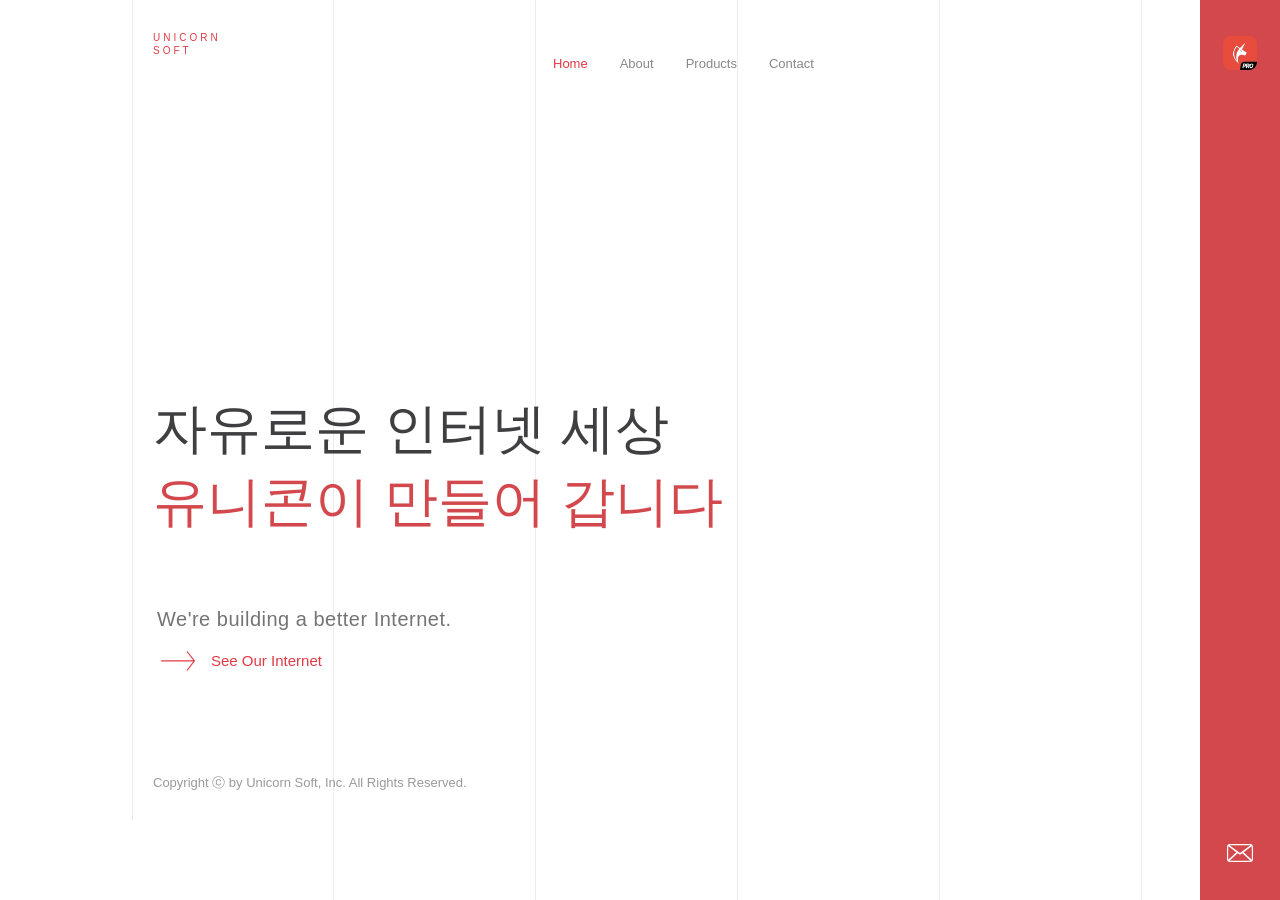
<file: index.html>
<!doctype html>
<html lang="ko">
  <head>
    <meta charset="utf-8">
    <meta name="viewport" content="width=device-width, initial-scale=1">
    <title>유니콘소프트</title>
    <link rel="stylesheet" href="/style.css?v=20260528d">
  </head>
  <body>
    <div class="site">
      <header>
        <a class="brand" href="/">UNICORN<br>SOFT</a>
        <nav class="nav" aria-label="site">
          <a class="active" href="/">Home</a>
          <a href="/about/">About</a>
          <a href="/products/">Products</a>
          <a href="/contact/">Contact</a>
        </nav>
        <button class="menu-toggle" type="button" aria-label="메뉴 열기" aria-expanded="false">
          <span></span>
          <span></span>
          <span></span>
        </button>
      </header>
      <main class="main home">
        <h1 class="home-title">자유로운 인터넷 세상 <strong>유니콘이 만들어 갑니다</strong></h1>
        <p class="home-sub">We're building a better Internet.</p>
        <a class="arrow-link" href="/about/">
          <svg class="arrow-icon" viewBox="0 0 192.633 111.491" aria-hidden="true" focusable="false">
            <path d="M156.124 46.421L103.09 5.431a3.245 3.245 0 0 0-4.003.019L47.109 46.44a3.252 3.252 0 0 0-.54 4.568c1.112 1.411 3.233 1.655 4.644.54L98 14.711V194.13c0 1.798 1.202 3.253 3 3.253s3-1.455 3-3.253V14.63l47.969 36.937c.591.457 1.379.68 2.077.68.972 0 1.976-.435 2.618-1.264 1.1-1.42.883-3.463-.54-4.562z" transform="translate(197.383 -45.87) rotate(90)"></path>
          </svg>
          <span>See Our Internet</span>
        </a>
      </main>
      <aside class="side-rail" aria-label="quick links">
        <a class="rail-product" href="https://getunicorn.app" aria-label="유니콘 Pro 공식 홈페이지">
          <img src="/assets/unicorn-pro.png" alt="">
        </a>
        <a class="rail-mail" href="/contact/" aria-label="Contact">
          <svg class="mail-icon" viewBox="0 31 200.1 138" aria-hidden="true" focusable="false">
            <path d="M179.5 31h-159C9.2 31 0 40.3 0 51.7v96.5C0 159.7 9.2 169 20.5 169h159.1c11.3 0 20.5-9.3 20.5-20.7V51.7C200 40.3 190.8 31 179.5 31zm-51.4 63.1l62.2-45.9c.4 1.1.6 2.3.6 3.6v96.5c0 1.4-.2 2.7-.7 4l-62.1-58.2zm51.4-53.8c.4 0 .8 0 1.2.1L100 99.9 19.3 40.3c.4 0 .8-.1 1.2-.1h159zM9.7 151.9c-.4-1.1-.6-2.4-.6-3.6V51.7c0-1.2.2-2.4.6-3.6l61.9 45.7-61.9 58.1zm10.8 7.8c-.5 0-1 0-1.4-.1l62.4-58.5 15.1 11.1c1 .8 2.3 1.2 3.5 1.2s2.5-.4 3.5-1.2l14.8-10.9 62.3 58.3H20.5z"></path>
          </svg>
        </a>
      </aside>
      <footer class="footer">Copyright ⓒ by Unicorn Soft, Inc. All Rights Reserved.</footer>
    </div>
    <script src="/script.js?v=20260528d"></script>
  </body>
</html>
</file>
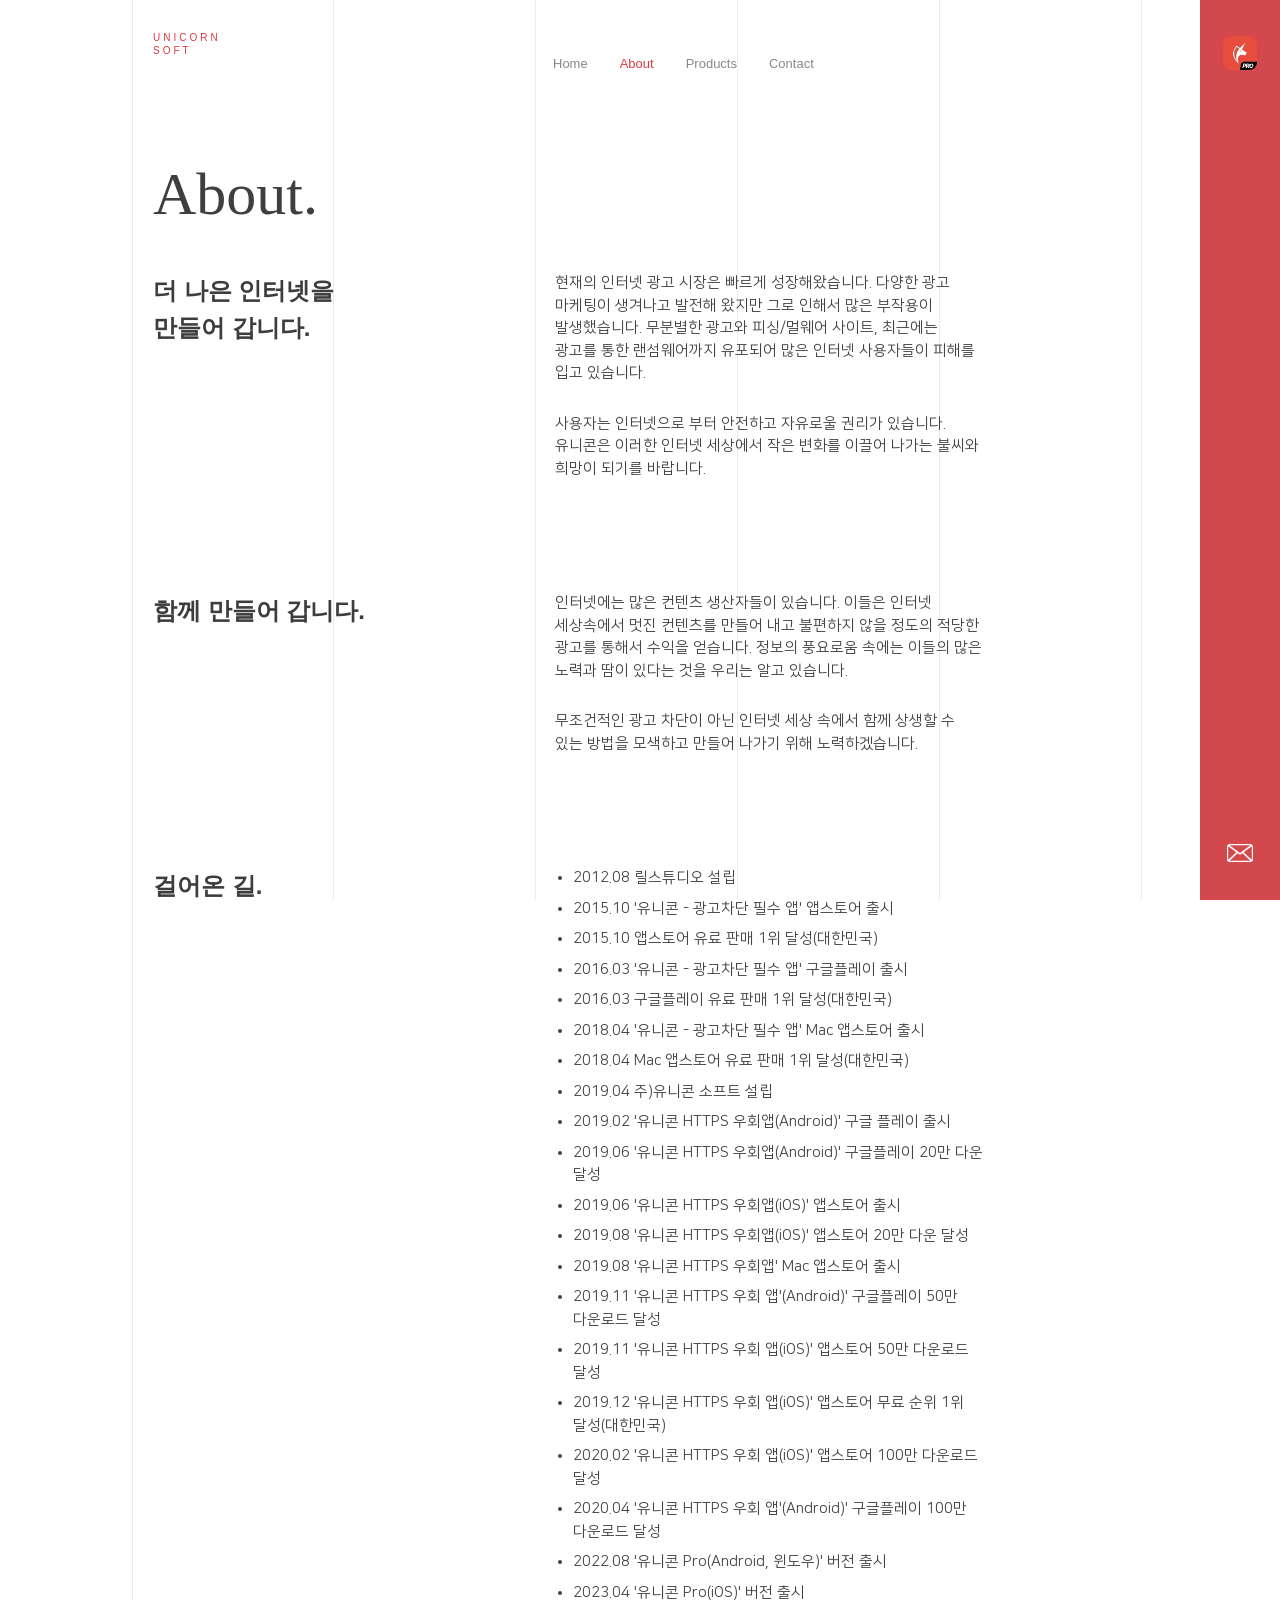
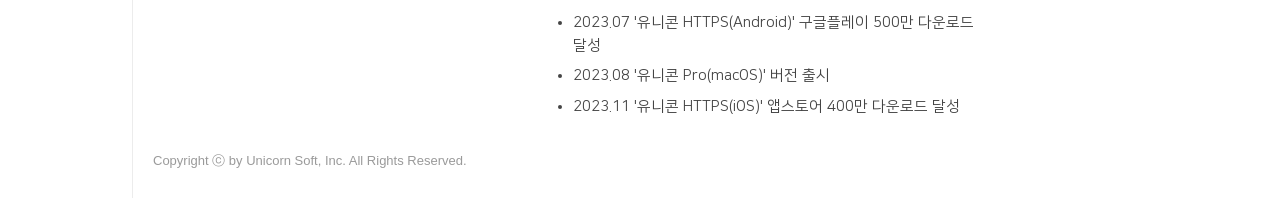
<file: about/index.html>
<!doctype html>
<html lang="ko">
  <head>
    <meta charset="utf-8">
    <meta name="viewport" content="width=device-width, initial-scale=1">
    <title>유니콘소프트 - About</title>
    <link rel="stylesheet" href="/style.css?v=20260528d">
  </head>
  <body>
    <div class="site">
      <header>
        <a class="brand" href="/">UNICORN<br>SOFT</a>
        <nav class="nav" aria-label="site">
          <a href="/">Home</a>
          <a class="active" href="/about/">About</a>
          <a href="/products/">Products</a>
          <a href="/contact/">Contact</a>
        </nav>
        <button class="menu-toggle" type="button" aria-label="메뉴 열기" aria-expanded="false">
          <span></span>
          <span></span>
          <span></span>
        </button>
      </header>
      <main class="main page">
        <h1 class="page-title">About.</h1>
        <section class="split about-row">
          <h2 class="kicker">더 나은 인터넷을<br>만들어 갑니다.</h2>
          <div class="body-copy">
            <p>현재의 인터넷 광고 시장은 빠르게 성장해왔습니다. 다양한 광고 마케팅이 생겨나고 발전해 왔지만 그로 인해서 많은 부작용이 발생했습니다. 무분별한 광고와 피싱/멀웨어 사이트, 최근에는 광고를 통한 랜섬웨어까지 유포되어 많은 인터넷 사용자들이 피해를 입고 있습니다.</p>
            <p>사용자는 인터넷으로 부터 안전하고 자유로울 권리가 있습니다. 유니콘은 이러한 인터넷 세상에서 작은 변화를 이끌어 나가는 불씨와 희망이 되기를 바랍니다.</p>
          </div>
        </section>
        <section class="split about-row">
          <h2 class="kicker">함께 만들어 갑니다.</h2>
          <div class="body-copy">
            <p>인터넷에는 많은 컨텐츠 생산자들이 있습니다. 이들은 인터넷 세상속에서 멋진 컨텐츠를 만들어 내고 불편하지 않을 정도의 적당한 광고를 통해서 수익을 얻습니다. 정보의 풍요로움 속에는 이들의 많은 노력과 땀이 있다는 것을 우리는 알고 있습니다.</p>
            <p>무조건적인 광고 차단이 아닌 인터넷 세상 속에서 함께 상생할 수 있는 방법을 모색하고 만들어 나가기 위해 노력하겠습니다.</p>
          </div>
        </section>
        <section class="split about-row">
          <h2 class="kicker">걸어온 길.</h2>
          <div class="body-copy">
            <ul class="history">
              <li>2012.08 릴스튜디오 설립</li>
              <li>2015.10 '유니콘 - 광고차단 필수 앱' 앱스토어 출시</li>
              <li>2015.10 앱스토어 유료 판매 1위 달성(대한민국)</li>
              <li>2016.03 '유니콘 - 광고차단 필수 앱' 구글플레이 출시</li>
              <li>2016.03 구글플레이 유료 판매 1위 달성(대한민국)</li>
              <li>2018.04 '유니콘 - 광고차단 필수 앱' Mac 앱스토어 출시</li>
              <li>2018.04 Mac 앱스토어 유료 판매 1위 달성(대한민국)</li>
              <li>2019.04 주)유니콘 소프트 설립</li>
              <li>2019.02 '유니콘 HTTPS 우회앱(Android)' 구글 플레이 출시</li>
              <li>2019.06 '유니콘 HTTPS 우회앱(Android)' 구글플레이 20만 다운 달성</li>
              <li>2019.06 '유니콘 HTTPS 우회앱(iOS)' 앱스토어 출시</li>
              <li>2019.08 '유니콘 HTTPS 우회앱(iOS)' 앱스토어 20만 다운 달성</li>
              <li>2019.08 '유니콘 HTTPS 우회앱' Mac 앱스토어 출시</li>
              <li>2019.11 '유니콘 HTTPS 우회 앱'(Android)' 구글플레이 50만 다운로드 달성</li>
              <li>2019.11 '유니콘 HTTPS 우회 앱(iOS)' 앱스토어 50만 다운로드 달성</li>
              <li>2019.12 '유니콘 HTTPS 우회 앱(iOS)' 앱스토어 무료 순위 1위 달성(대한민국)</li>
              <li>2020.02 '유니콘 HTTPS 우회 앱(iOS)' 앱스토어 100만 다운로드 달성</li>
              <li>2020.04 '유니콘 HTTPS 우회 앱'(Android)' 구글플레이 100만 다운로드 달성</li>
              <li>2022.08 '유니콘 Pro(Android, 윈도우)' 버전 출시</li>
              <li>2023.04 '유니콘 Pro(iOS)' 버전 출시</li>
              <li>2023.07 '유니콘 HTTPS(Android)' 구글플레이 500만 다운로드 달성</li>
              <li>2023.08 '유니콘 Pro(macOS)' 버전 출시</li>
              <li>2023.11 '유니콘 HTTPS(iOS)' 앱스토어 400만 다운로드 달성</li>
            </ul>
          </div>
        </section>
      </main>
      <aside class="side-rail" aria-label="quick links">
        <a class="rail-product" href="https://getunicorn.app" aria-label="유니콘 Pro 공식 홈페이지">
          <img src="/assets/unicorn-pro.png" alt="">
        </a>
        <a class="rail-mail" href="/contact/" aria-label="Contact">
          <svg class="mail-icon" viewBox="0 31 200.1 138" aria-hidden="true" focusable="false">
            <path d="M179.5 31h-159C9.2 31 0 40.3 0 51.7v96.5C0 159.7 9.2 169 20.5 169h159.1c11.3 0 20.5-9.3 20.5-20.7V51.7C200 40.3 190.8 31 179.5 31zm-51.4 63.1l62.2-45.9c.4 1.1.6 2.3.6 3.6v96.5c0 1.4-.2 2.7-.7 4l-62.1-58.2zm51.4-53.8c.4 0 .8 0 1.2.1L100 99.9 19.3 40.3c.4 0 .8-.1 1.2-.1h159zM9.7 151.9c-.4-1.1-.6-2.4-.6-3.6V51.7c0-1.2.2-2.4.6-3.6l61.9 45.7-61.9 58.1zm10.8 7.8c-.5 0-1 0-1.4-.1l62.4-58.5 15.1 11.1c1 .8 2.3 1.2 3.5 1.2s2.5-.4 3.5-1.2l14.8-10.9 62.3 58.3H20.5z"></path>
          </svg>
        </a>
      </aside>
      <footer class="footer">Copyright ⓒ by Unicorn Soft, Inc. All Rights Reserved.</footer>
    </div>
    <script src="/script.js?v=20260528d"></script>
  </body>
</html>
</file>
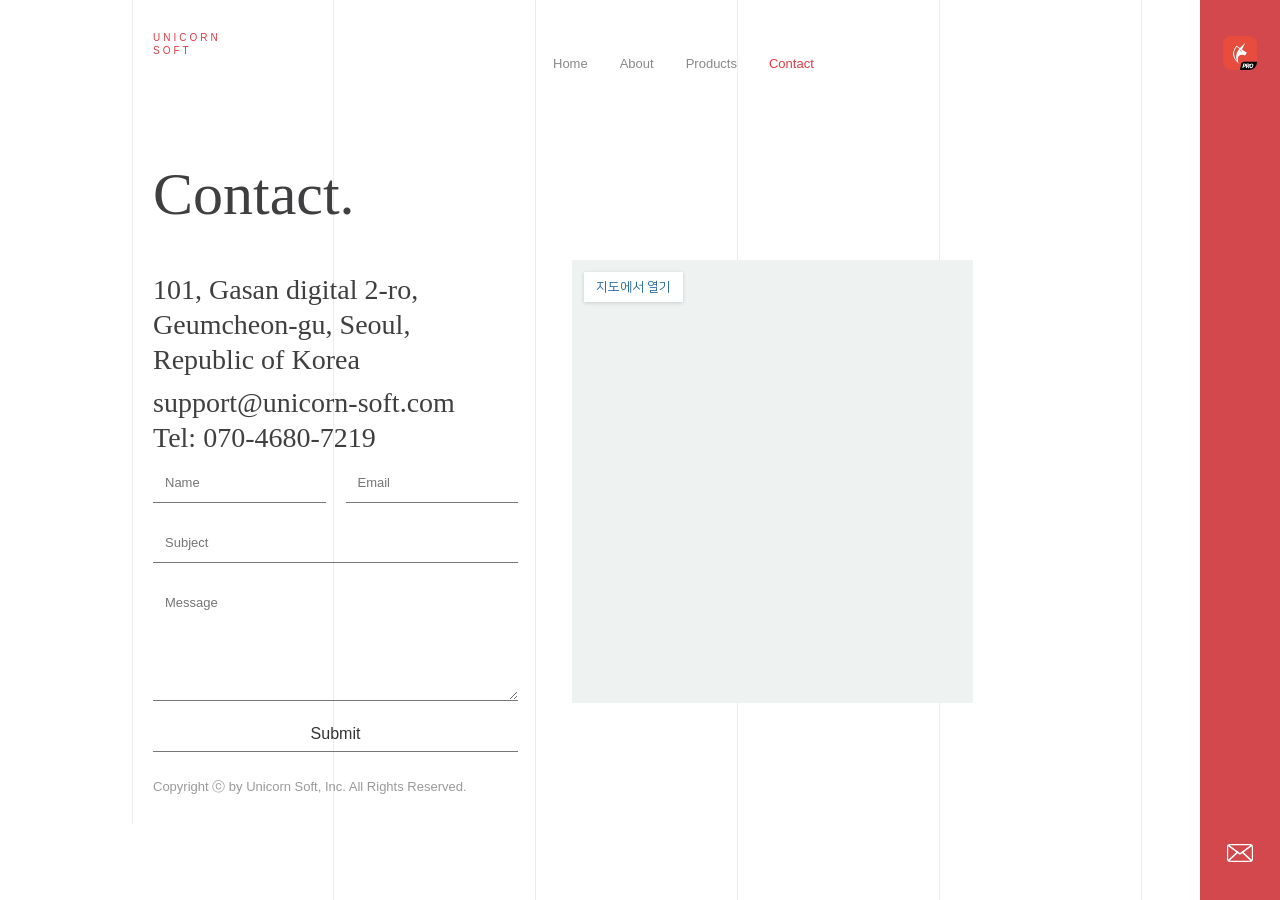
<file: contact/index.html>
<!doctype html>
<html lang="ko">
  <head>
    <meta charset="utf-8">
    <meta name="viewport" content="width=device-width, initial-scale=1">
    <title>유니콘소프트 - Contact</title>
    <link rel="stylesheet" href="/style.css?v=20260528d">
  </head>
  <body>
    <div class="site">
      <header>
        <a class="brand" href="/">UNICORN<br>SOFT</a>
        <nav class="nav" aria-label="site">
          <a href="/">Home</a>
          <a href="/about/">About</a>
          <a href="/products/">Products</a>
          <a class="active" href="/contact/">Contact</a>
        </nav>
        <button class="menu-toggle" type="button" aria-label="메뉴 열기" aria-expanded="false">
          <span></span>
          <span></span>
          <span></span>
        </button>
      </header>
      <main class="main page">
        <section class="contact-wrap">
          <h1 class="page-title">Contact.</h1>
          <h2 class="address">101, Gasan digital 2-ro, Geumcheon-gu, Seoul, Republic of Korea</h2>
          <h2 class="address"><a href="mailto:support@unicorn-soft.com">support@unicorn-soft.com</a><br>Tel: 070-4680-7219</h2>
          <form class="contact-form">
            <input name="name" autocomplete="name" placeholder="Name" aria-label="Name">
            <input name="email" type="email" autocomplete="email" placeholder="Email" aria-label="Email">
            <input class="wide" name="subject" placeholder="Subject" aria-label="Subject">
            <textarea name="message" placeholder="Message" aria-label="Message"></textarea>
            <button type="submit">Submit</button>
          </form>
          <div class="map-preview" aria-label="map preview">
            <iframe
              title="Unicorn Soft location map"
              src="https://www.openstreetmap.org/export/embed.html?bbox=126.875%2C37.475%2C126.884%2C37.482&layer=mapnik&marker=37.4785%2C126.8795"
              loading="lazy"
              referrerpolicy="no-referrer-when-downgrade"
            ></iframe>
            <a
              class="map-link"
              href="https://www.openstreetmap.org/search?query=101%2C%20Gasan%20digital%202-ro%2C%20Geumcheon-gu%2C%20Seoul"
              target="_blank"
              rel="noopener"
            >지도에서 열기</a>
          </div>
        </section>
      </main>
      <aside class="side-rail" aria-label="quick links">
        <a class="rail-product" href="https://getunicorn.app" aria-label="유니콘 Pro 공식 홈페이지">
          <img src="/assets/unicorn-pro.png" alt="">
        </a>
        <a class="rail-mail" href="/contact/" aria-label="Contact">
          <svg class="mail-icon" viewBox="0 31 200.1 138" aria-hidden="true" focusable="false">
            <path d="M179.5 31h-159C9.2 31 0 40.3 0 51.7v96.5C0 159.7 9.2 169 20.5 169h159.1c11.3 0 20.5-9.3 20.5-20.7V51.7C200 40.3 190.8 31 179.5 31zm-51.4 63.1l62.2-45.9c.4 1.1.6 2.3.6 3.6v96.5c0 1.4-.2 2.7-.7 4l-62.1-58.2zm51.4-53.8c.4 0 .8 0 1.2.1L100 99.9 19.3 40.3c.4 0 .8-.1 1.2-.1h159zM9.7 151.9c-.4-1.1-.6-2.4-.6-3.6V51.7c0-1.2.2-2.4.6-3.6l61.9 45.7-61.9 58.1zm10.8 7.8c-.5 0-1 0-1.4-.1l62.4-58.5 15.1 11.1c1 .8 2.3 1.2 3.5 1.2s2.5-.4 3.5-1.2l14.8-10.9 62.3 58.3H20.5z"></path>
          </svg>
        </a>
      </aside>
      <footer class="footer">Copyright ⓒ by Unicorn Soft, Inc. All Rights Reserved.</footer>
    </div>
    <script src="/script.js?v=20260528d"></script>
  </body>
</html>
</file>
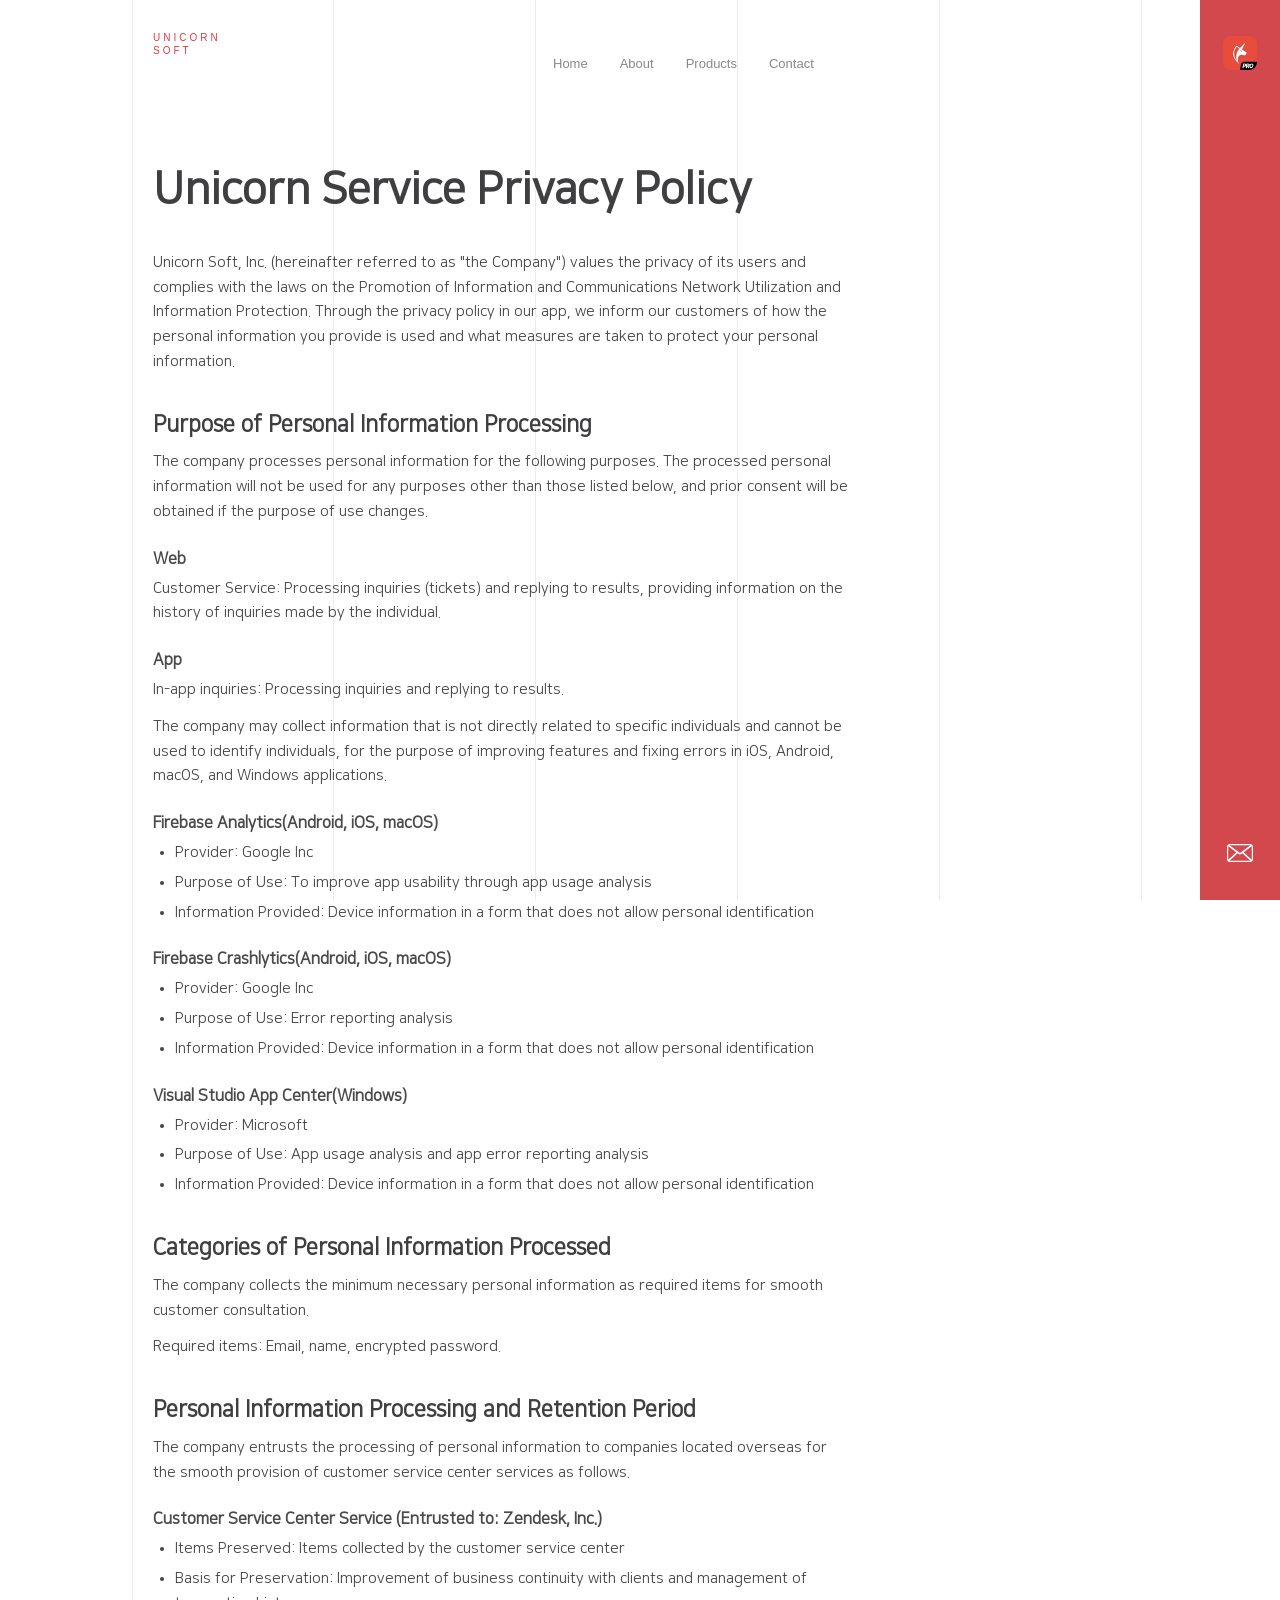
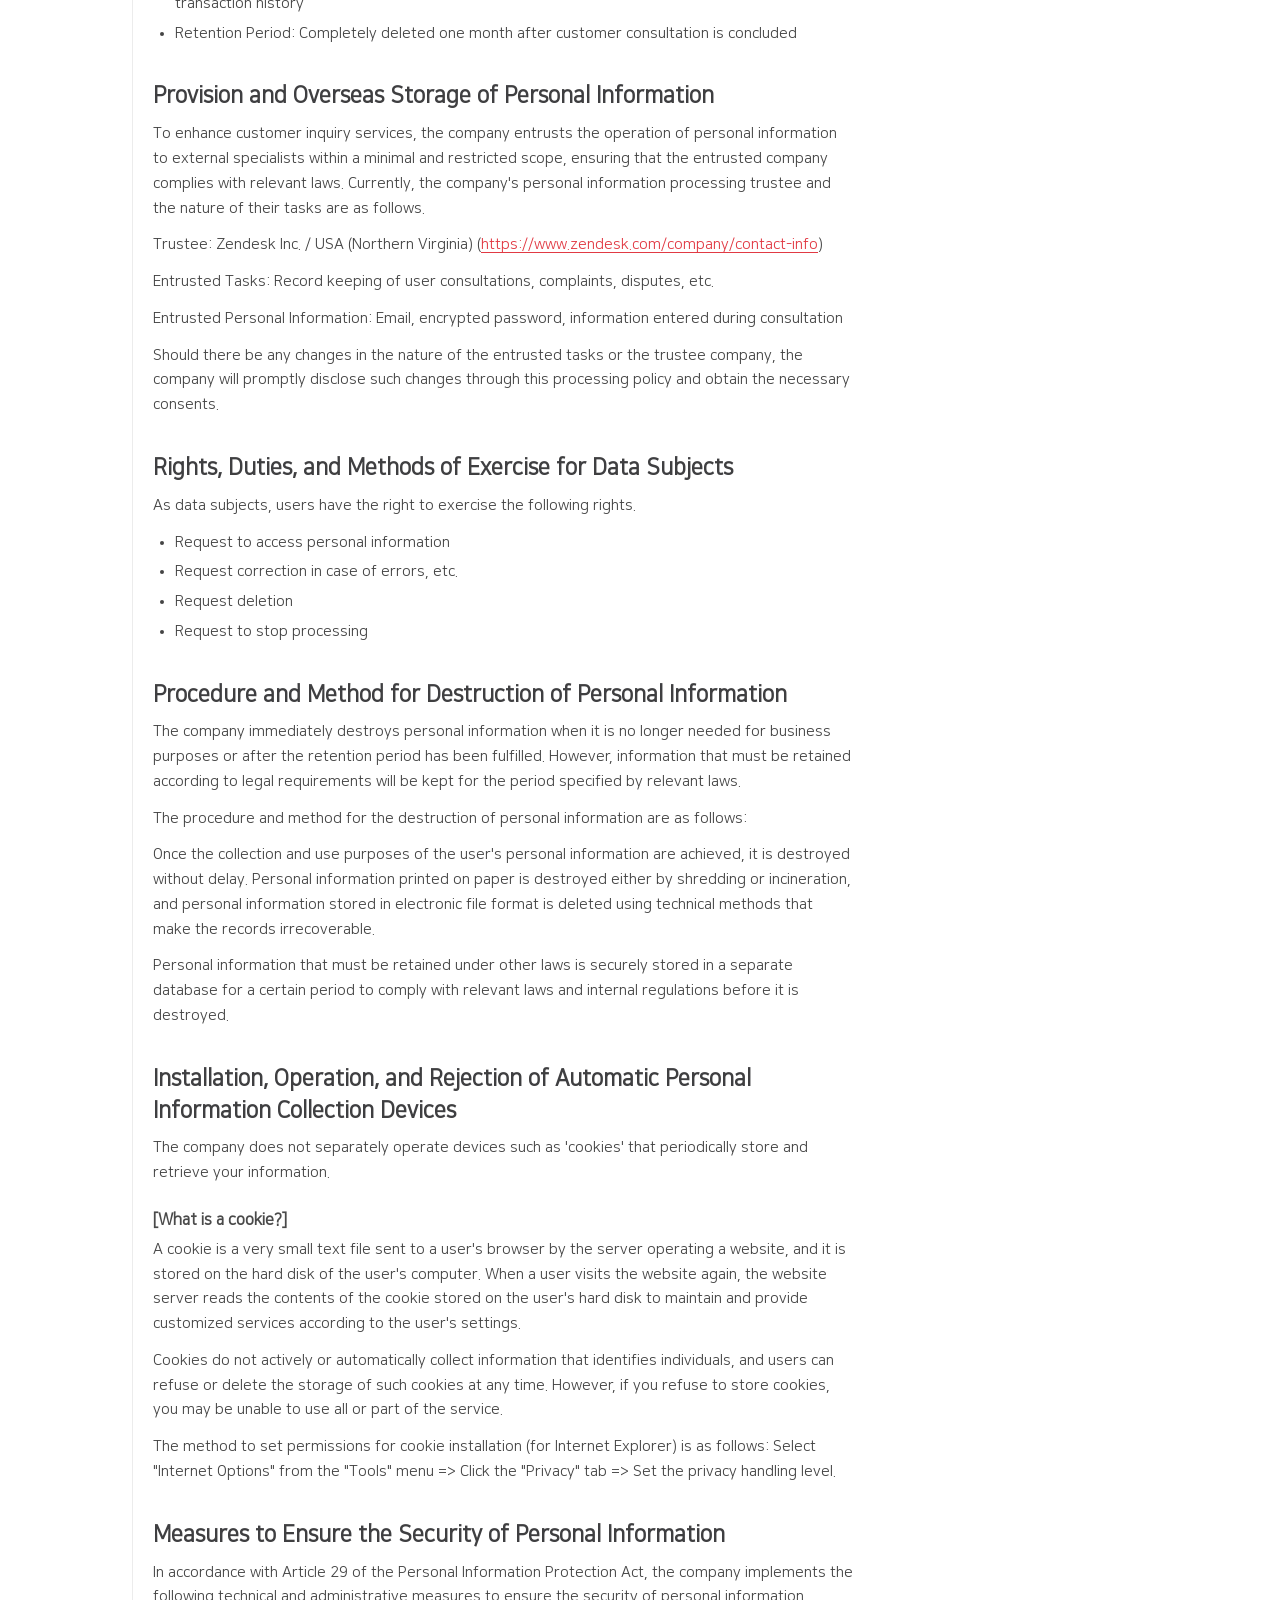
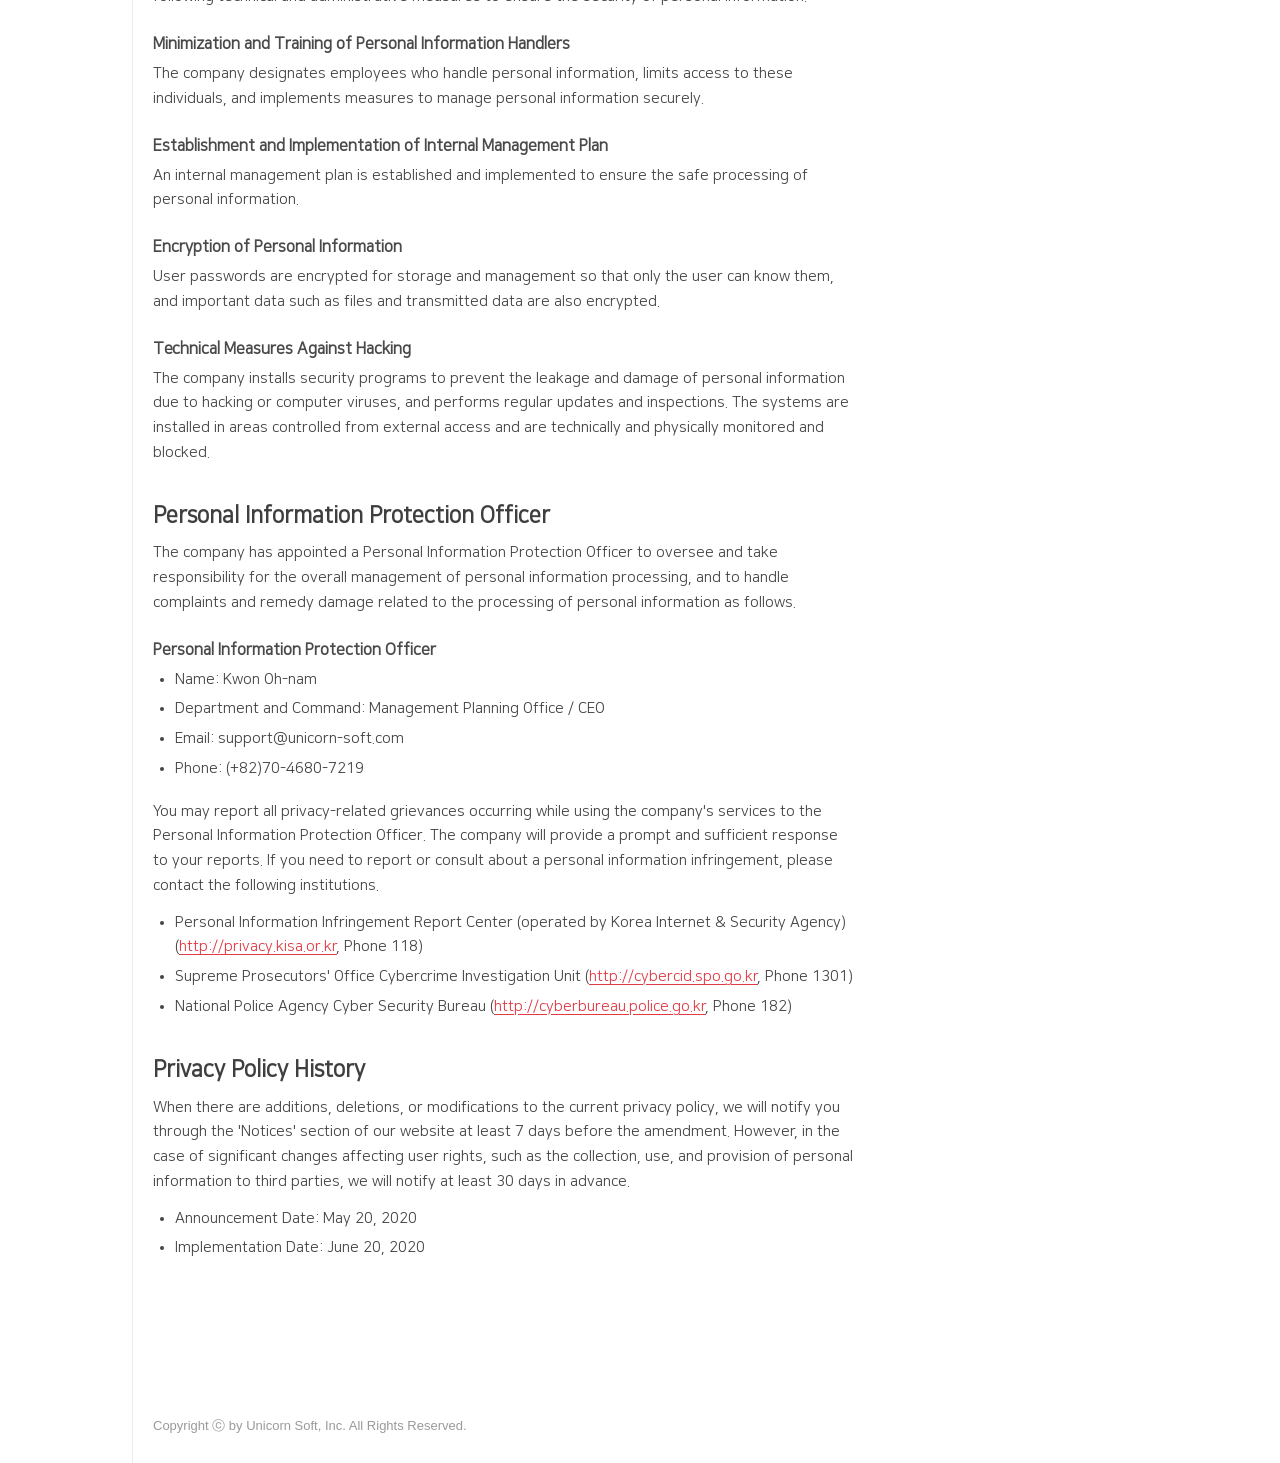
<file: en-privacy-unicornhttps/index.html>
<!doctype html>
<html lang="en">
  <head>
    <meta charset="utf-8">
    <meta name="viewport" content="width=device-width, initial-scale=1">
    <title>Unicorn Service Privacy Policy</title>
    <meta name="description" content="Privacy policy for Unicorn services.">
    <link rel="stylesheet" href="../style.css?v=20260611b">
  </head>
  <body>
    <div class="site">
      <header>
        <a class="brand" href="../">UNICORN<br>SOFT</a>
        <nav class="nav" aria-label="site">
          <a href="../">Home</a>
          <a href="../about/">About</a>
          <a href="../products/">Products</a>
          <a href="../contact/">Contact</a>
        </nav>
        <button class="menu-toggle" type="button" aria-label="Open menu" aria-expanded="false">
          <span></span>
          <span></span>
          <span></span>
        </button>
      </header>
      <main class="main page privacy-page">
        <h1 class="privacy-title">Unicorn Service Privacy Policy</h1>

        <section class="privacy-section">
          <p>Unicorn Soft, Inc. (hereinafter referred to as "the Company") values the privacy of its users and complies with the laws on the Promotion of Information and Communications Network Utilization and Information Protection. Through the privacy policy in our app, we inform our customers of how the personal information you provide is used and what measures are taken to protect your personal information.</p>
        </section>

        <section class="privacy-section">
          <h2>Purpose of Personal Information Processing</h2>
          <p>The company processes personal information for the following purposes. The processed personal information will not be used for any purposes other than those listed below, and prior consent will be obtained if the purpose of use changes.</p>
          <h3>Web</h3>
          <p>Customer Service: Processing inquiries (tickets) and replying to results, providing information on the history of inquiries made by the individual.</p>
          <h3>App</h3>
          <p>In-app inquiries: Processing inquiries and replying to results.</p>
          <p>The company may collect information that is not directly related to specific individuals and cannot be used to identify individuals, for the purpose of improving features and fixing errors in iOS, Android, macOS, and Windows applications.</p>
          <h3>Firebase Analytics(Android, iOS, macOS)</h3>
          <ul>
            <li>Provider: Google Inc</li>
            <li>Purpose of Use: To improve app usability through app usage analysis</li>
            <li>Information Provided: Device information in a form that does not allow personal identification</li>
          </ul>
          <h3>Firebase Crashlytics(Android, iOS, macOS)</h3>
          <ul>
            <li>Provider: Google Inc</li>
            <li>Purpose of Use: Error reporting analysis</li>
            <li>Information Provided: Device information in a form that does not allow personal identification</li>
          </ul>
          <h3>Visual Studio App Center(Windows)</h3>
          <ul>
            <li>Provider: Microsoft</li>
            <li>Purpose of Use: App usage analysis and app error reporting analysis</li>
            <li>Information Provided: Device information in a form that does not allow personal identification</li>
          </ul>
        </section>

        <section class="privacy-section">
          <h2>Categories of Personal Information Processed</h2>
          <p>The company collects the minimum necessary personal information as required items for smooth customer consultation.</p>
          <p>Required items: Email, name, encrypted password.</p>
        </section>

        <section class="privacy-section">
          <h2>Personal Information Processing and Retention Period</h2>
          <p>The company entrusts the processing of personal information to companies located overseas for the smooth provision of customer service center services as follows.</p>
          <h3>Customer Service Center Service (Entrusted to: Zendesk, Inc.)</h3>
          <ul>
            <li>Items Preserved: Items collected by the customer service center</li>
            <li>Basis for Preservation: Improvement of business continuity with clients and management of transaction history</li>
            <li>Retention Period: Completely deleted one month after customer consultation is concluded</li>
          </ul>
        </section>

        <section class="privacy-section">
          <h2>Provision and Overseas Storage of Personal Information</h2>
          <p>To enhance customer inquiry services, the company entrusts the operation of personal information to external specialists within a minimal and restricted scope, ensuring that the entrusted company complies with relevant laws. Currently, the company's personal information processing trustee and the nature of their tasks are as follows.</p>
          <p>Trustee: Zendesk Inc. / USA (Northern Virginia) (<a href="https://www.zendesk.com/company/contact-info" target="_blank" rel="noopener">https://www.zendesk.com/company/contact-info</a>)</p>
          <p>Entrusted Tasks: Record keeping of user consultations, complaints, disputes, etc.</p>
          <p>Entrusted Personal Information: Email, encrypted password, information entered during consultation</p>
          <p>Should there be any changes in the nature of the entrusted tasks or the trustee company, the company will promptly disclose such changes through this processing policy and obtain the necessary consents.</p>
        </section>

        <section class="privacy-section">
          <h2>Rights, Duties, and Methods of Exercise for Data Subjects</h2>
          <p>As data subjects, users have the right to exercise the following rights.</p>
          <ul>
            <li>Request to access personal information</li>
            <li>Request correction in case of errors, etc.</li>
            <li>Request deletion</li>
            <li>Request to stop processing</li>
          </ul>
        </section>

        <section class="privacy-section">
          <h2>Procedure and Method for Destruction of Personal Information</h2>
          <p>The company immediately destroys personal information when it is no longer needed for business purposes or after the retention period has been fulfilled. However, information that must be retained according to legal requirements will be kept for the period specified by relevant laws.</p>
          <p>The procedure and method for the destruction of personal information are as follows:</p>
          <p>Once the collection and use purposes of the user's personal information are achieved, it is destroyed without delay. Personal information printed on paper is destroyed either by shredding or incineration, and personal information stored in electronic file format is deleted using technical methods that make the records irrecoverable.</p>
          <p>Personal information that must be retained under other laws is securely stored in a separate database for a certain period to comply with relevant laws and internal regulations before it is destroyed.</p>
        </section>

        <section class="privacy-section">
          <h2>Installation, Operation, and Rejection of Automatic Personal Information Collection Devices</h2>
          <p>The company does not separately operate devices such as 'cookies' that periodically store and retrieve your information.</p>
          <h3>[What is a cookie?]</h3>
          <p>A cookie is a very small text file sent to a user's browser by the server operating a website, and it is stored on the hard disk of the user's computer. When a user visits the website again, the website server reads the contents of the cookie stored on the user's hard disk to maintain and provide customized services according to the user's settings.</p>
          <p>Cookies do not actively or automatically collect information that identifies individuals, and users can refuse or delete the storage of such cookies at any time. However, if you refuse to store cookies, you may be unable to use all or part of the service.</p>
          <p>The method to set permissions for cookie installation (for Internet Explorer) is as follows: Select "Internet Options" from the "Tools" menu => Click the "Privacy" tab => Set the privacy handling level.</p>
        </section>

        <section class="privacy-section">
          <h2>Measures to Ensure the Security of Personal Information</h2>
          <p>In accordance with Article 29 of the Personal Information Protection Act, the company implements the following technical and administrative measures to ensure the security of personal information.</p>
          <h3>Minimization and Training of Personal Information Handlers</h3>
          <p>The company designates employees who handle personal information, limits access to these individuals, and implements measures to manage personal information securely.</p>
          <h3>Establishment and Implementation of Internal Management Plan</h3>
          <p>An internal management plan is established and implemented to ensure the safe processing of personal information.</p>
          <h3>Encryption of Personal Information</h3>
          <p>User passwords are encrypted for storage and management so that only the user can know them, and important data such as files and transmitted data are also encrypted.</p>
          <h3>Technical Measures Against Hacking</h3>
          <p>The company installs security programs to prevent the leakage and damage of personal information due to hacking or computer viruses, and performs regular updates and inspections. The systems are installed in areas controlled from external access and are technically and physically monitored and blocked.</p>
        </section>

        <section class="privacy-section">
          <h2>Personal Information Protection Officer</h2>
          <p>The company has appointed a Personal Information Protection Officer to oversee and take responsibility for the overall management of personal information processing, and to handle complaints and remedy damage related to the processing of personal information as follows.</p>
          <h3>Personal Information Protection Officer</h3>
          <ul>
            <li>Name: Kwon Oh-nam</li>
            <li>Department and Command: Management Planning Office / CEO</li>
            <li>Email: support@unicorn-soft.com</li>
            <li>Phone: (+82)70-4680-7219</li>
          </ul>
          <p>You may report all privacy-related grievances occurring while using the company's services to the Personal Information Protection Officer. The company will provide a prompt and sufficient response to your reports. If you need to report or consult about a personal information infringement, please contact the following institutions.</p>
          <ul>
            <li>Personal Information Infringement Report Center (operated by Korea Internet & Security Agency) (<a href="http://privacy.kisa.or.kr" target="_blank" rel="noopener">http://privacy.kisa.or.kr</a>, Phone 118)</li>
            <li>Supreme Prosecutors' Office Cybercrime Investigation Unit (<a href="http://cybercid.spo.go.kr" target="_blank" rel="noopener">http://cybercid.spo.go.kr</a>, Phone 1301)</li>
            <li>National Police Agency Cyber Security Bureau (<a href="http://cyberbureau.police.go.kr" target="_blank" rel="noopener">http://cyberbureau.police.go.kr</a>, Phone 182)</li>
          </ul>
        </section>

        <section class="privacy-section">
          <h2>Privacy Policy History</h2>
          <p>When there are additions, deletions, or modifications to the current privacy policy, we will notify you through the 'Notices' section of our website at least 7 days before the amendment. However, in the case of significant changes affecting user rights, such as the collection, use, and provision of personal information to third parties, we will notify at least 30 days in advance.</p>
          <ul>
            <li>Announcement Date: May 20, 2020</li>
            <li>Implementation Date: June 20, 2020</li>
          </ul>
        </section>
      </main>
      <aside class="side-rail" aria-label="quick links">
        <a class="rail-product" href="https://getunicorn.app" aria-label="Unicorn Pro official website">
          <img src="../assets/unicorn-pro.png" alt="">
        </a>
        <a class="rail-mail" href="../contact/" aria-label="Contact">
          <svg class="mail-icon" viewBox="0 31 200.1 138" aria-hidden="true" focusable="false">
            <path d="M179.5 31h-159C9.2 31 0 40.3 0 51.7v96.5C0 159.7 9.2 169 20.5 169h159.1c11.3 0 20.5-9.3 20.5-20.7V51.7C200 40.3 190.8 31 179.5 31zm-51.4 63.1l62.2-45.9c.4 1.1.6 2.3.6 3.6v96.5c0 1.4-.2 2.7-.7 4l-62.1-58.2zm51.4-53.8c.4 0 .8 0 1.2.1L100 99.9 19.3 40.3c.4 0 .8-.1 1.2-.1h159zM9.7 151.9c-.4-1.1-.6-2.4-.6-3.6V51.7c0-1.2.2-2.4.6-3.6l61.9 45.7-61.9 58.1zm10.8 7.8c-.5 0-1 0-1.4-.1l62.4-58.5 15.1 11.1c1 .8 2.3 1.2 3.5 1.2s2.5-.4 3.5-1.2l14.8-10.9 62.3 58.3H20.5z"></path>
          </svg>
        </a>
      </aside>
      <footer class="footer">Copyright ⓒ by Unicorn Soft, Inc. All Rights Reserved.</footer>
    </div>
    <script src="../script.js?v=20260528d"></script>
  </body>
</html>
</file>
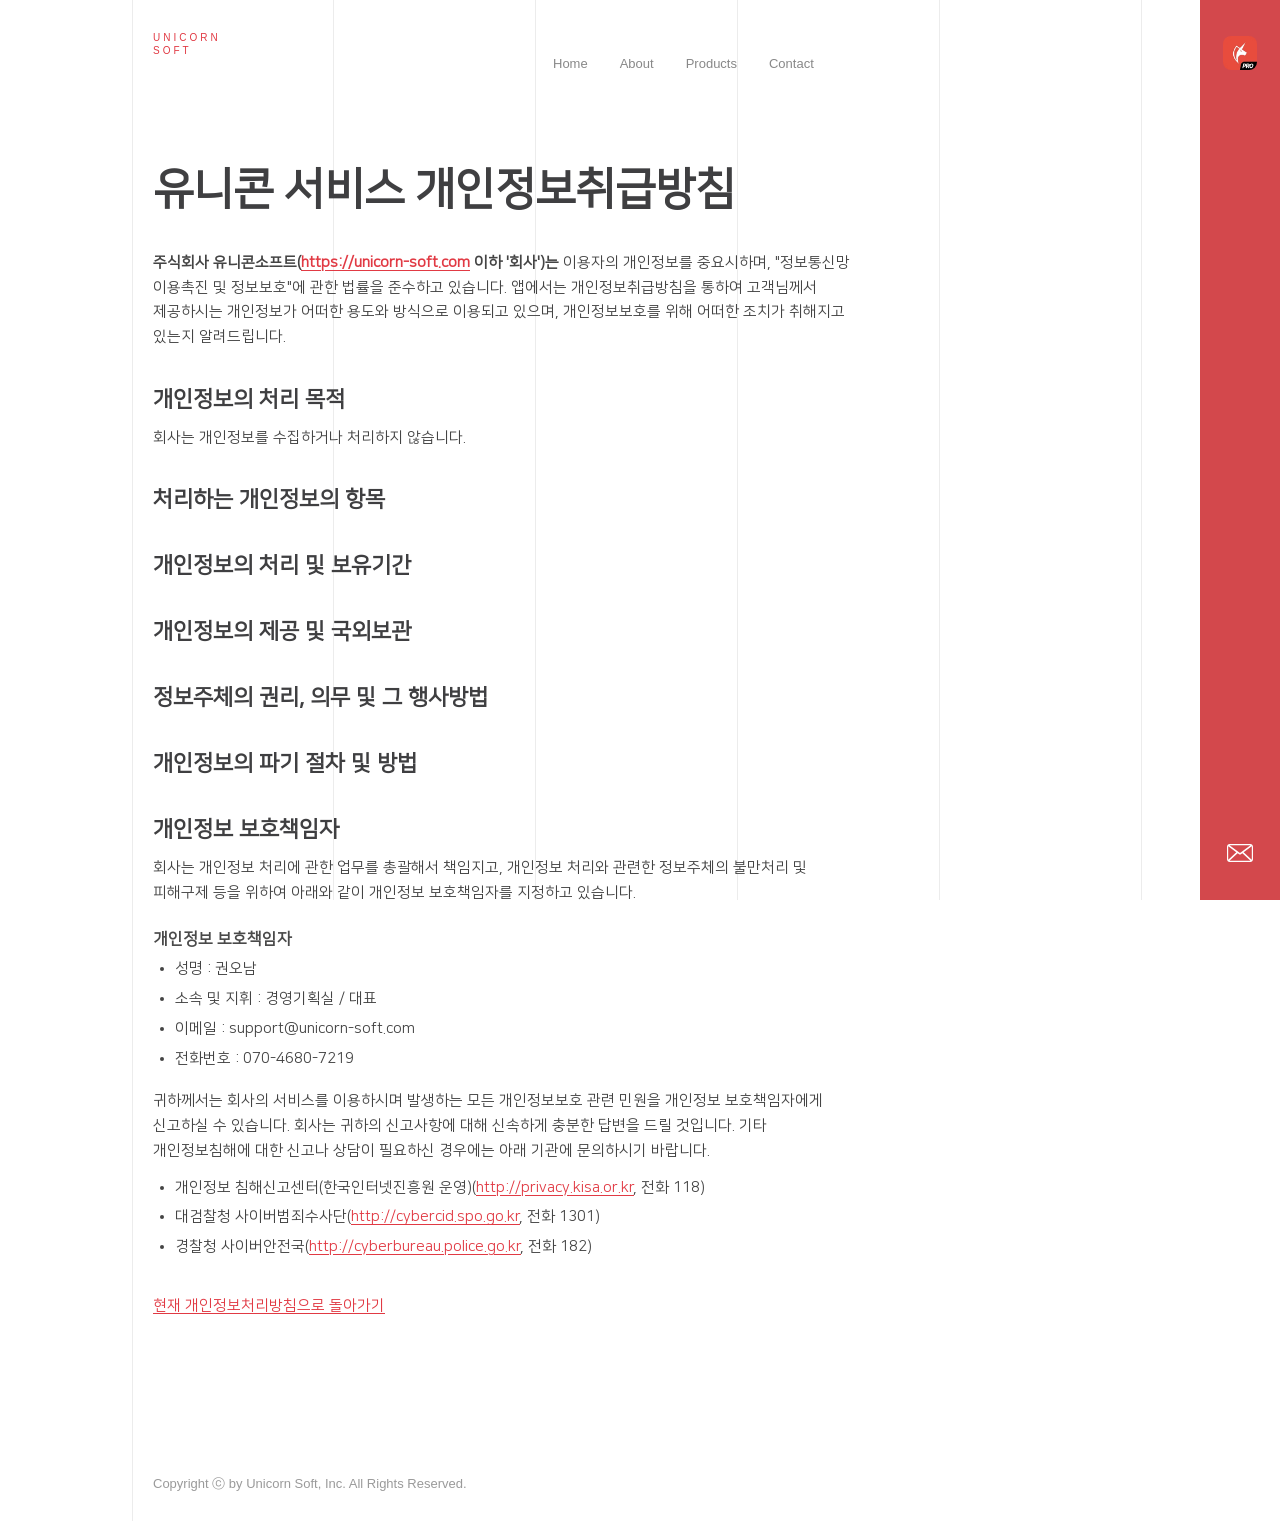
<file: kr-privacy-unicorn-2019-06-27/index.html>
<!doctype html>
<html lang="ko">
  <head>
    <meta charset="utf-8">
    <meta name="viewport" content="width=device-width, initial-scale=1">
    <title>유니콘 개인정보처리방침 2019-06-27</title>
    <meta name="description" content="2018년 6월 27일부터 2020년 5월 20일까지 적용된 유니콘 개인정보처리방침입니다.">
    <link rel="stylesheet" href="../style.css?v=20260611b">
  </head>
  <body>
    <div class="site">
      <header>
        <a class="brand" href="../">UNICORN<br>SOFT</a>
        <nav class="nav" aria-label="site">
          <a href="../">Home</a>
          <a href="../about/">About</a>
          <a href="../products/">Products</a>
          <a href="../contact/">Contact</a>
        </nav>
        <button class="menu-toggle" type="button" aria-label="메뉴 열기" aria-expanded="false">
          <span></span>
          <span></span>
          <span></span>
        </button>
      </header>
      <main class="main page privacy-page">
        <h1 class="privacy-title">유니콘 서비스 개인정보취급방침</h1>

        <section class="privacy-section">
          <p><strong>주식회사 유니콘소프트(<a href="https://unicorn-soft.com" target="_blank" rel="noopener">https://unicorn-soft.com</a> 이하 '회사')는</strong> 이용자의 개인정보를 중요시하며, "정보통신망 이용촉진 및 정보보호"에 관한 법률을 준수하고 있습니다. 앱에서는 개인정보취급방침을 통하여 고객님께서 제공하시는 개인정보가 어떠한 용도와 방식으로 이용되고 있으며, 개인정보보호를 위해 어떠한 조치가 취해지고 있는지 알려드립니다.</p>
        </section>

        <section class="privacy-section">
          <h2>개인정보의 처리 목적</h2>
          <p>회사는 개인정보를 수집하거나 처리하지 않습니다.</p>
        </section>

        <section class="privacy-section">
          <h2>처리하는 개인정보의 항목</h2>
        </section>

        <section class="privacy-section">
          <h2>개인정보의 처리 및 보유기간</h2>
        </section>

        <section class="privacy-section">
          <h2>개인정보의 제공 및 국외보관</h2>
        </section>

        <section class="privacy-section">
          <h2>정보주체의 권리, 의무 및 그 행사방법</h2>
        </section>

        <section class="privacy-section">
          <h2>개인정보의 파기 절차 및 방법</h2>
        </section>

        <section class="privacy-section">
          <h2>개인정보 보호책임자</h2>
          <p>회사는 개인정보 처리에 관한 업무를 총괄해서 책임지고, 개인정보 처리와 관련한 정보주체의 불만처리 및 피해구제 등을 위하여 아래와 같이 개인정보 보호책임자를 지정하고 있습니다.</p>
          <h3>개인정보 보호책임자</h3>
          <ul>
            <li>성명 : 권오남</li>
            <li>소속 및 지휘 : 경영기획실 / 대표</li>
            <li>이메일 : support@unicorn-soft.com</li>
            <li>전화번호 : 070-4680-7219</li>
          </ul>
          <p>귀하께서는 회사의 서비스를 이용하시며 발생하는 모든 개인정보보호 관련 민원을 개인정보 보호책임자에게 신고하실 수 있습니다. 회사는 귀하의 신고사항에 대해 신속하게 충분한 답변을 드릴 것입니다. 기타 개인정보침해에 대한 신고나 상담이 필요하신 경우에는 아래 기관에 문의하시기 바랍니다.</p>
          <ul>
            <li>개인정보 침해신고센터(한국인터넷진흥원 운영)(<a href="http://privacy.kisa.or.kr" target="_blank" rel="noopener">http://privacy.kisa.or.kr</a>, 전화 118)</li>
            <li>대검찰청 사이버범죄수사단(<a href="http://cybercid.spo.go.kr" target="_blank" rel="noopener">http://cybercid.spo.go.kr</a>, 전화 1301)</li>
            <li>경찰청 사이버안전국(<a href="http://cyberbureau.police.go.kr" target="_blank" rel="noopener">http://cyberbureau.police.go.kr</a>, 전화 182)</li>
          </ul>
        </section>

        <section class="privacy-section">
          <p><a href="../kr-privacy-unicorn/">현재 개인정보처리방침으로 돌아가기</a></p>
        </section>
      </main>
      <aside class="side-rail" aria-label="quick links">
        <a class="rail-product" href="https://getunicorn.app" aria-label="유니콘 Pro 공식 홈페이지">
          <img src="../assets/unicorn-pro.png" alt="">
        </a>
        <a class="rail-mail" href="../contact/" aria-label="Contact">
          <svg class="mail-icon" viewBox="0 31 200.1 138" aria-hidden="true" focusable="false">
            <path d="M179.5 31h-159C9.2 31 0 40.3 0 51.7v96.5C0 159.7 9.2 169 20.5 169h159.1c11.3 0 20.5-9.3 20.5-20.7V51.7C200 40.3 190.8 31 179.5 31zm-51.4 63.1l62.2-45.9c.4 1.1.6 2.3.6 3.6v96.5c0 1.4-.2 2.7-.7 4l-62.1-58.2zm51.4-53.8c.4 0 .8 0 1.2.1L100 99.9 19.3 40.3c.4 0 .8-.1 1.2-.1h159zM9.7 151.9c-.4-1.1-.6-2.4-.6-3.6V51.7c0-1.2.2-2.4.6-3.6l61.9 45.7-61.9 58.1zm10.8 7.8c-.5 0-1 0-1.4-.1l62.4-58.5 15.1 11.1c1 .8 2.3 1.2 3.5 1.2s2.5-.4 3.5-1.2l14.8-10.9 62.3 58.3H20.5z"></path>
          </svg>
        </a>
      </aside>
      <footer class="footer">Copyright ⓒ by Unicorn Soft, Inc. All Rights Reserved.</footer>
    </div>
    <script src="../script.js?v=20260528d"></script>
  </body>
</html>
</file>
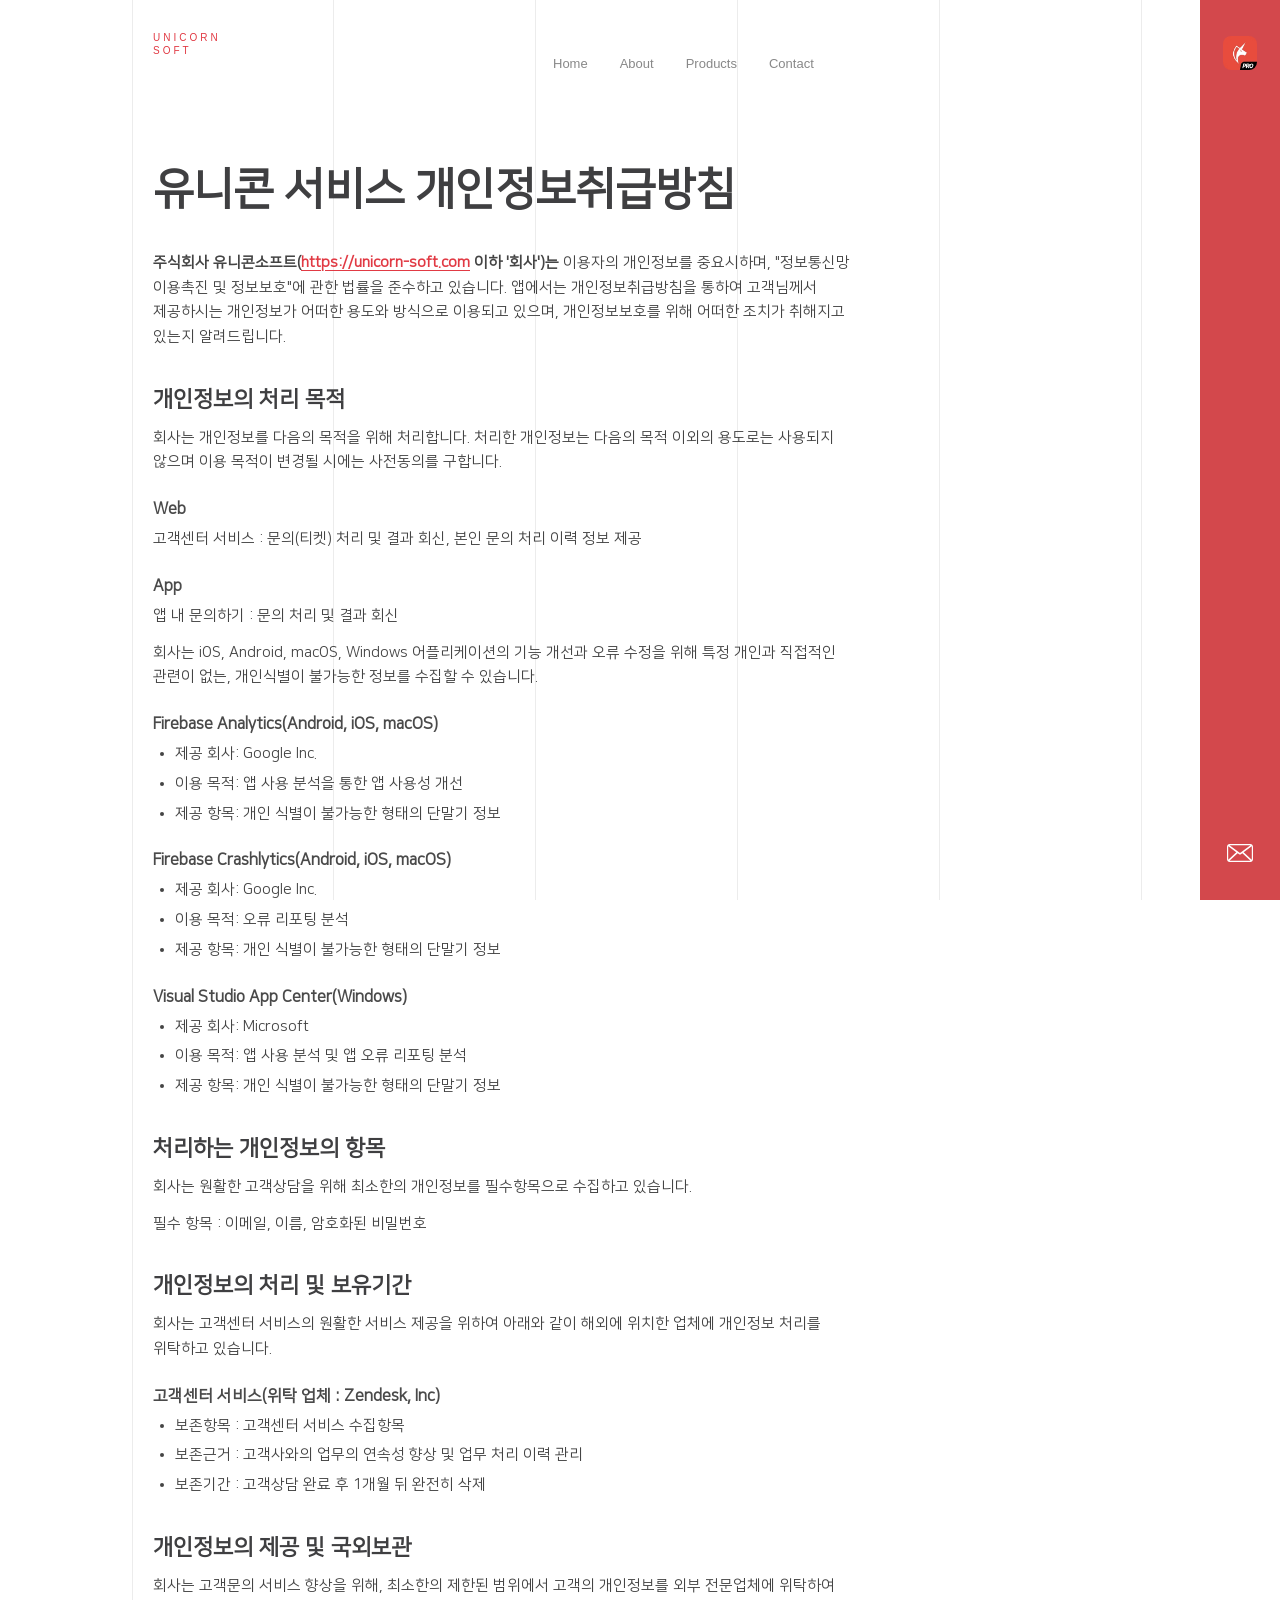
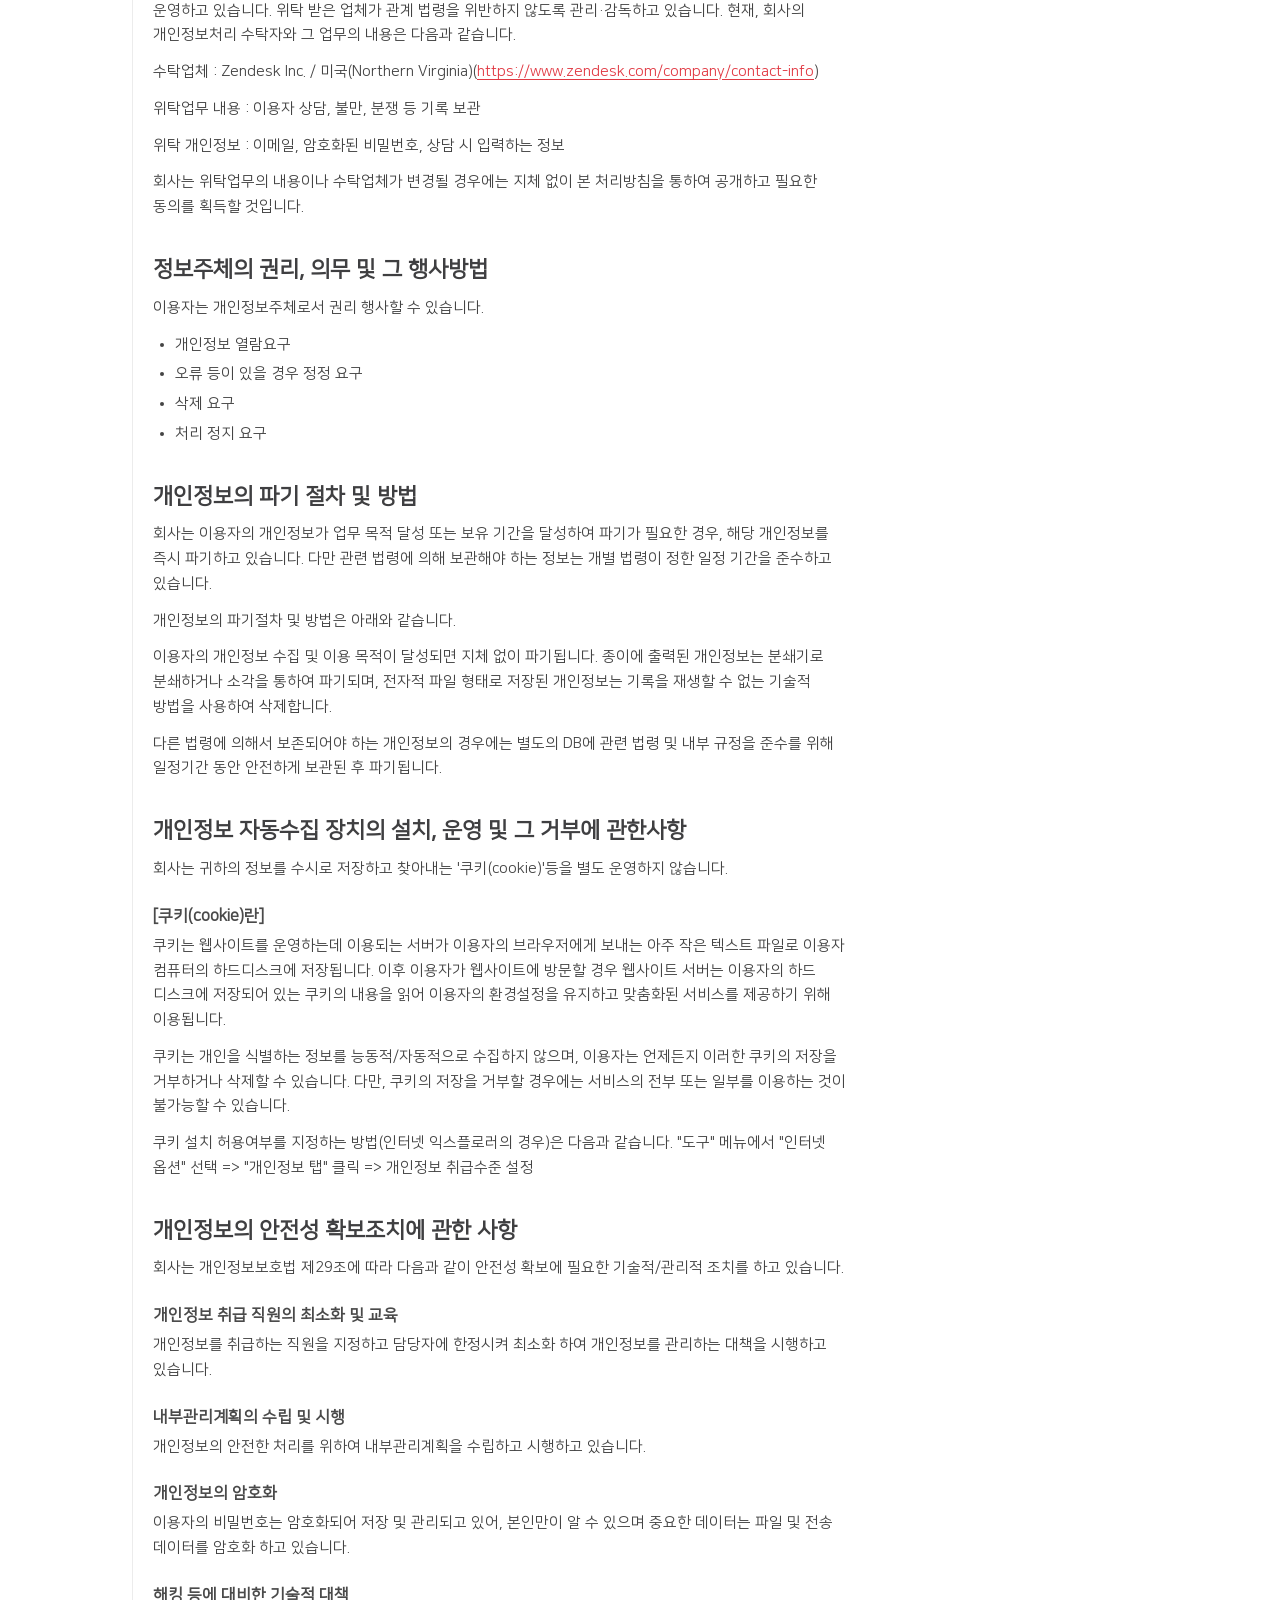
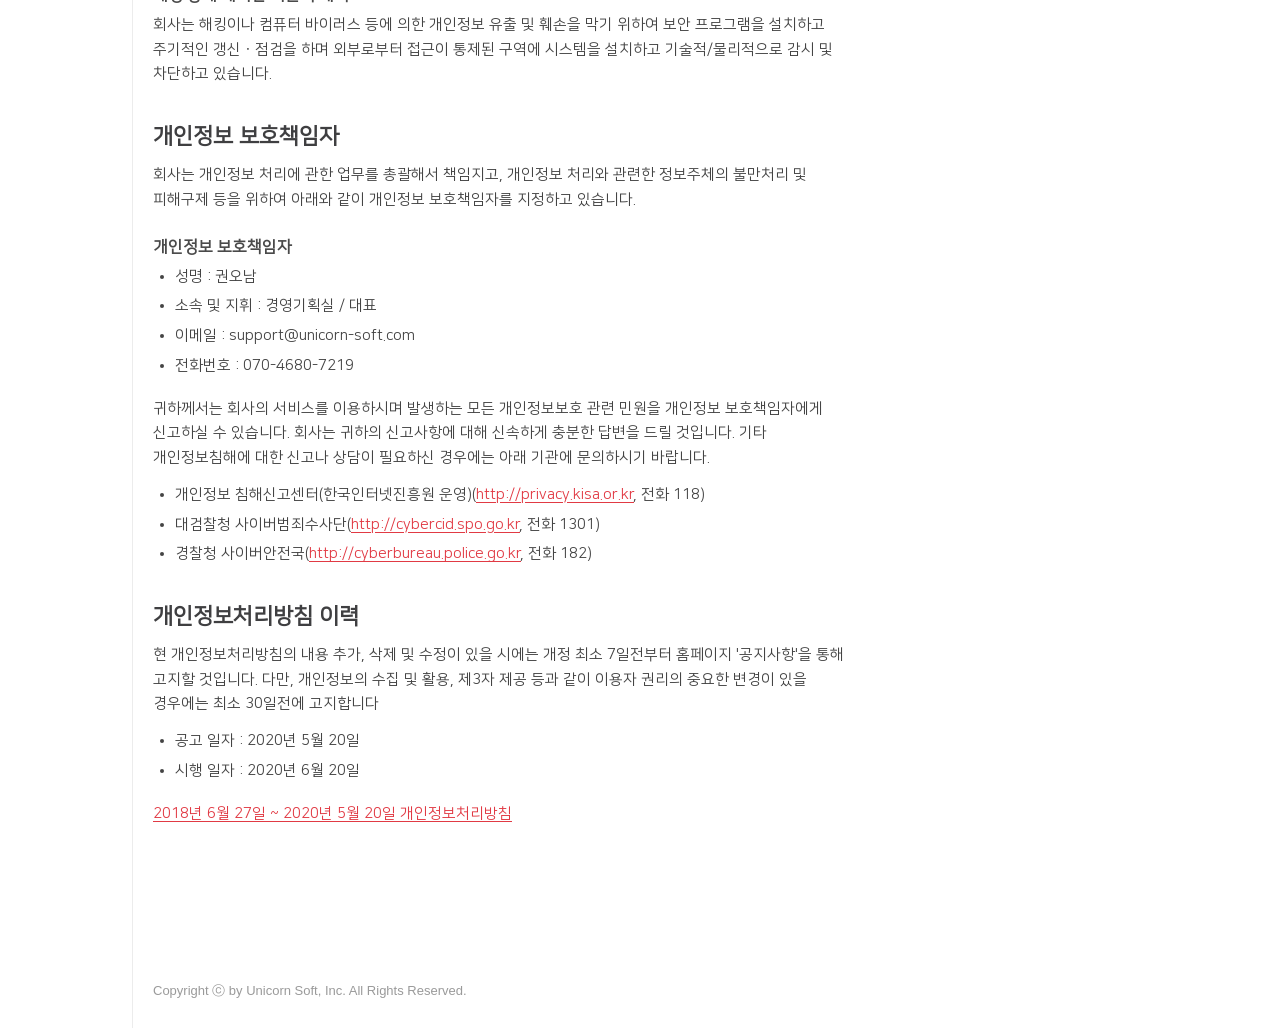
<file: kr-privacy-unicorn/index.html>
<!doctype html>
<html lang="ko">
  <head>
    <meta charset="utf-8">
    <meta name="viewport" content="width=device-width, initial-scale=1">
    <title>유니콘 개인정보처리방침</title>
    <meta name="description" content="유니콘의 다양한 서비스에 대한 개인정보처리방침을 안내해드립니다.">
    <link rel="stylesheet" href="../style.css?v=20260611b">
  </head>
  <body>
    <div class="site">
      <header>
        <a class="brand" href="../">UNICORN<br>SOFT</a>
        <nav class="nav" aria-label="site">
          <a href="../">Home</a>
          <a href="../about/">About</a>
          <a href="../products/">Products</a>
          <a href="../contact/">Contact</a>
        </nav>
        <button class="menu-toggle" type="button" aria-label="메뉴 열기" aria-expanded="false">
          <span></span>
          <span></span>
          <span></span>
        </button>
      </header>
      <main class="main page privacy-page">
        <h1 class="privacy-title">유니콘 서비스 개인정보취급방침</h1>

        <section class="privacy-section">
          <p><strong>주식회사 유니콘소프트(<a href="https://unicorn-soft.com" target="_blank" rel="noopener">https://unicorn-soft.com</a> 이하 '회사')는</strong> 이용자의 개인정보를 중요시하며, "정보통신망 이용촉진 및 정보보호"에 관한 법률을 준수하고 있습니다. 앱에서는 개인정보취급방침을 통하여 고객님께서 제공하시는 개인정보가 어떠한 용도와 방식으로 이용되고 있으며, 개인정보보호를 위해 어떠한 조치가 취해지고 있는지 알려드립니다.</p>
        </section>

        <section class="privacy-section">
          <h2>개인정보의 처리 목적</h2>
          <p>회사는 개인정보를 다음의 목적을 위해 처리합니다. 처리한 개인정보는 다음의 목적 이외의 용도로는 사용되지 않으며 이용 목적이 변경될 시에는 사전동의를 구합니다.</p>
          <h3>Web</h3>
          <p>고객센터 서비스 : 문의(티켓) 처리 및 결과 회신, 본인 문의 처리 이력 정보 제공</p>
          <h3>App</h3>
          <p>앱 내 문의하기 : 문의 처리 및 결과 회신</p>
          <p>회사는 iOS, Android, macOS, Windows 어플리케이션의 기능 개선과 오류 수정을 위해 특정 개인과 직접적인 관련이 없는, 개인식별이 불가능한 정보를 수집할 수 있습니다.</p>
          <h3>Firebase Analytics(Android, iOS, macOS)</h3>
          <ul>
            <li>제공 회사: Google Inc.</li>
            <li>이용 목적: 앱 사용 분석을 통한 앱 사용성 개선</li>
            <li>제공 항목: 개인 식별이 불가능한 형태의 단말기 정보</li>
          </ul>
          <h3>Firebase Crashlytics(Android, iOS, macOS)</h3>
          <ul>
            <li>제공 회사: Google Inc.</li>
            <li>이용 목적: 오류 리포팅 분석</li>
            <li>제공 항목: 개인 식별이 불가능한 형태의 단말기 정보</li>
          </ul>
          <h3>Visual Studio App Center(Windows)</h3>
          <ul>
            <li>제공 회사: Microsoft</li>
            <li>이용 목적: 앱 사용 분석 및 앱 오류 리포팅 분석</li>
            <li>제공 항목: 개인 식별이 불가능한 형태의 단말기 정보</li>
          </ul>
        </section>

        <section class="privacy-section">
          <h2>처리하는 개인정보의 항목</h2>
          <p>회사는 원활한 고객상담을 위해 최소한의 개인정보를 필수항목으로 수집하고 있습니다.</p>
          <p>필수 항목 : 이메일, 이름, 암호화된 비밀번호</p>
        </section>

        <section class="privacy-section">
          <h2>개인정보의 처리 및 보유기간</h2>
          <p>회사는 고객센터 서비스의 원활한 서비스 제공을 위하여 아래와 같이 해외에 위치한 업체에 개인정보 처리를 위탁하고 있습니다.</p>
          <h3>고객센터 서비스(위탁 업체 : Zendesk, Inc)</h3>
          <ul>
            <li>보존항목 : 고객센터 서비스 수집항목</li>
            <li>보존근거 : 고객사와의 업무의 연속성 향상 및 업무 처리 이력 관리</li>
            <li>보존기간 : 고객상담 완료 후 1개월 뒤 완전히 삭제</li>
          </ul>
        </section>

        <section class="privacy-section">
          <h2>개인정보의 제공 및 국외보관</h2>
          <p>회사는 고객문의 서비스 향상을 위해, 최소한의 제한된 범위에서 고객의 개인정보를 외부 전문업체에 위탁하여 운영하고 있습니다. 위탁 받은 업체가 관계 법령을 위반하지 않도록 관리·감독하고 있습니다. 현재, 회사의 개인정보처리 수탁자와 그 업무의 내용은 다음과 같습니다.</p>
          <p>수탁업체 : Zendesk Inc. / 미국(Northern Virginia)(<a href="https://www.zendesk.com/company/contact-info" target="_blank" rel="noopener">https://www.zendesk.com/company/contact-info</a>)</p>
          <p>위탁업무 내용 : 이용자 상담, 불만, 분쟁 등 기록 보관</p>
          <p>위탁 개인정보 : 이메일, 암호화된 비밀번호, 상담 시 입력하는 정보</p>
          <p>회사는 위탁업무의 내용이나 수탁업체가 변경될 경우에는 지체 없이 본 처리방침을 통하여 공개하고 필요한 동의를 획득할 것입니다.</p>
        </section>

        <section class="privacy-section">
          <h2>정보주체의 권리, 의무 및 그 행사방법</h2>
          <p>이용자는 개인정보주체로서 권리 행사할 수 있습니다.</p>
          <ul>
            <li>개인정보 열람요구</li>
            <li>오류 등이 있을 경우 정정 요구</li>
            <li>삭제 요구</li>
            <li>처리 정지 요구</li>
          </ul>
        </section>

        <section class="privacy-section">
          <h2>개인정보의 파기 절차 및 방법</h2>
          <p>회사는 이용자의 개인정보가 업무 목적 달성 또는 보유 기간을 달성하여 파기가 필요한 경우, 해당 개인정보를 즉시 파기하고 있습니다. 다만 관련 법령에 의해 보관해야 하는 정보는 개별 법령이 정한 일정 기간을 준수하고 있습니다.</p>
          <p>개인정보의 파기절차 및 방법은 아래와 같습니다.</p>
          <p>이용자의 개인정보 수집 및 이용 목적이 달성되면 지체 없이 파기됩니다. 종이에 출력된 개인정보는 분쇄기로 분쇄하거나 소각을 통하여 파기되며, 전자적 파일 형태로 저장된 개인정보는 기록을 재생할 수 없는 기술적 방법을 사용하여 삭제합니다.</p>
          <p>다른 법령에 의해서 보존되어야 하는 개인정보의 경우에는 별도의 DB에 관련 법령 및 내부 규정을 준수를 위해 일정기간 동안 안전하게 보관된 후 파기됩니다.</p>
        </section>

        <section class="privacy-section">
          <h2>개인정보 자동수집 장치의 설치, 운영 및 그 거부에 관한사항</h2>
          <p>회사는 귀하의 정보를 수시로 저장하고 찾아내는 '쿠키(cookie)'등을 별도 운영하지 않습니다.</p>
          <h3>[쿠키(cookie)란]</h3>
          <p>쿠키는 웹사이트를 운영하는데 이용되는 서버가 이용자의 브라우저에게 보내는 아주 작은 텍스트 파일로 이용자 컴퓨터의 하드디스크에 저장됩니다. 이후 이용자가 웹사이트에 방문할 경우 웹사이트 서버는 이용자의 하드 디스크에 저장되어 있는 쿠키의 내용을 읽어 이용자의 환경설정을 유지하고 맞춤화된 서비스를 제공하기 위해 이용됩니다.</p>
          <p>쿠키는 개인을 식별하는 정보를 능동적/자동적으로 수집하지 않으며, 이용자는 언제든지 이러한 쿠키의 저장을 거부하거나 삭제할 수 있습니다. 다만, 쿠키의 저장을 거부할 경우에는 서비스의 전부 또는 일부를 이용하는 것이 불가능할 수 있습니다.</p>
          <p>쿠키 설치 허용여부를 지정하는 방법(인터넷 익스플로러의 경우)은 다음과 같습니다. "도구" 메뉴에서 "인터넷 옵션" 선택 => "개인정보 탭" 클릭 => 개인정보 취급수준 설정</p>
        </section>

        <section class="privacy-section">
          <h2>개인정보의 안전성 확보조치에 관한 사항</h2>
          <p>회사는 개인정보보호법 제29조에 따라 다음과 같이 안전성 확보에 필요한 기술적/관리적 조치를 하고 있습니다.</p>
          <h3>개인정보 취급 직원의 최소화 및 교육</h3>
          <p>개인정보를 취급하는 직원을 지정하고 담당자에 한정시켜 최소화 하여 개인정보를 관리하는 대책을 시행하고 있습니다.</p>
          <h3>내부관리계획의 수립 및 시행</h3>
          <p>개인정보의 안전한 처리를 위하여 내부관리계획을 수립하고 시행하고 있습니다.</p>
          <h3>개인정보의 암호화</h3>
          <p>이용자의 비밀번호는 암호화되어 저장 및 관리되고 있어, 본인만이 알 수 있으며 중요한 데이터는 파일 및 전송 데이터를 암호화 하고 있습니다.</p>
          <h3>해킹 등에 대비한 기술적 대책</h3>
          <p>회사는 해킹이나 컴퓨터 바이러스 등에 의한 개인정보 유출 및 훼손을 막기 위하여 보안 프로그램을 설치하고 주기적인 갱신ㆍ점검을 하며 외부로부터 접근이 통제된 구역에 시스템을 설치하고 기술적/물리적으로 감시 및 차단하고 있습니다.</p>
        </section>

        <section class="privacy-section">
          <h2>개인정보 보호책임자</h2>
          <p>회사는 개인정보 처리에 관한 업무를 총괄해서 책임지고, 개인정보 처리와 관련한 정보주체의 불만처리 및 피해구제 등을 위하여 아래와 같이 개인정보 보호책임자를 지정하고 있습니다.</p>
          <h3>개인정보 보호책임자</h3>
          <ul>
            <li>성명 : 권오남</li>
            <li>소속 및 지휘 : 경영기획실 / 대표</li>
            <li>이메일 : support@unicorn-soft.com</li>
            <li>전화번호 : 070-4680-7219</li>
          </ul>
          <p>귀하께서는 회사의 서비스를 이용하시며 발생하는 모든 개인정보보호 관련 민원을 개인정보 보호책임자에게 신고하실 수 있습니다. 회사는 귀하의 신고사항에 대해 신속하게 충분한 답변을 드릴 것입니다. 기타 개인정보침해에 대한 신고나 상담이 필요하신 경우에는 아래 기관에 문의하시기 바랍니다.</p>
          <ul>
            <li>개인정보 침해신고센터(한국인터넷진흥원 운영)(<a href="http://privacy.kisa.or.kr" target="_blank" rel="noopener">http://privacy.kisa.or.kr</a>, 전화 118)</li>
            <li>대검찰청 사이버범죄수사단(<a href="http://cybercid.spo.go.kr" target="_blank" rel="noopener">http://cybercid.spo.go.kr</a>, 전화 1301)</li>
            <li>경찰청 사이버안전국(<a href="http://cyberbureau.police.go.kr" target="_blank" rel="noopener">http://cyberbureau.police.go.kr</a>, 전화 182)</li>
          </ul>
        </section>

        <section class="privacy-section">
          <h2>개인정보처리방침 이력</h2>
          <p>현 개인정보처리방침의 내용 추가, 삭제 및 수정이 있을 시에는 개정 최소 7일전부터 홈페이지 '공지사항'을 통해 고지할 것입니다. 다만, 개인정보의 수집 및 활용, 제3자 제공 등과 같이 이용자 권리의 중요한 변경이 있을 경우에는 최소 30일전에 고지합니다</p>
          <ul>
            <li>공고 일자 : 2020년 5월 20일</li>
            <li>시행 일자 : 2020년 6월 20일</li>
          </ul>
          <p><a href="../kr-privacy-unicorn-2019-06-27/">2018년 6월 27일 ~ 2020년 5월 20일 개인정보처리방침</a></p>
        </section>
      </main>
      <aside class="side-rail" aria-label="quick links">
        <a class="rail-product" href="https://getunicorn.app" aria-label="유니콘 Pro 공식 홈페이지">
          <img src="../assets/unicorn-pro.png" alt="">
        </a>
        <a class="rail-mail" href="../contact/" aria-label="Contact">
          <svg class="mail-icon" viewBox="0 31 200.1 138" aria-hidden="true" focusable="false">
            <path d="M179.5 31h-159C9.2 31 0 40.3 0 51.7v96.5C0 159.7 9.2 169 20.5 169h159.1c11.3 0 20.5-9.3 20.5-20.7V51.7C200 40.3 190.8 31 179.5 31zm-51.4 63.1l62.2-45.9c.4 1.1.6 2.3.6 3.6v96.5c0 1.4-.2 2.7-.7 4l-62.1-58.2zm51.4-53.8c.4 0 .8 0 1.2.1L100 99.9 19.3 40.3c.4 0 .8-.1 1.2-.1h159zM9.7 151.9c-.4-1.1-.6-2.4-.6-3.6V51.7c0-1.2.2-2.4.6-3.6l61.9 45.7-61.9 58.1zm10.8 7.8c-.5 0-1 0-1.4-.1l62.4-58.5 15.1 11.1c1 .8 2.3 1.2 3.5 1.2s2.5-.4 3.5-1.2l14.8-10.9 62.3 58.3H20.5z"></path>
          </svg>
        </a>
      </aside>
      <footer class="footer">Copyright ⓒ by Unicorn Soft, Inc. All Rights Reserved.</footer>
    </div>
    <script src="../script.js?v=20260528d"></script>
  </body>
</html>
</file>
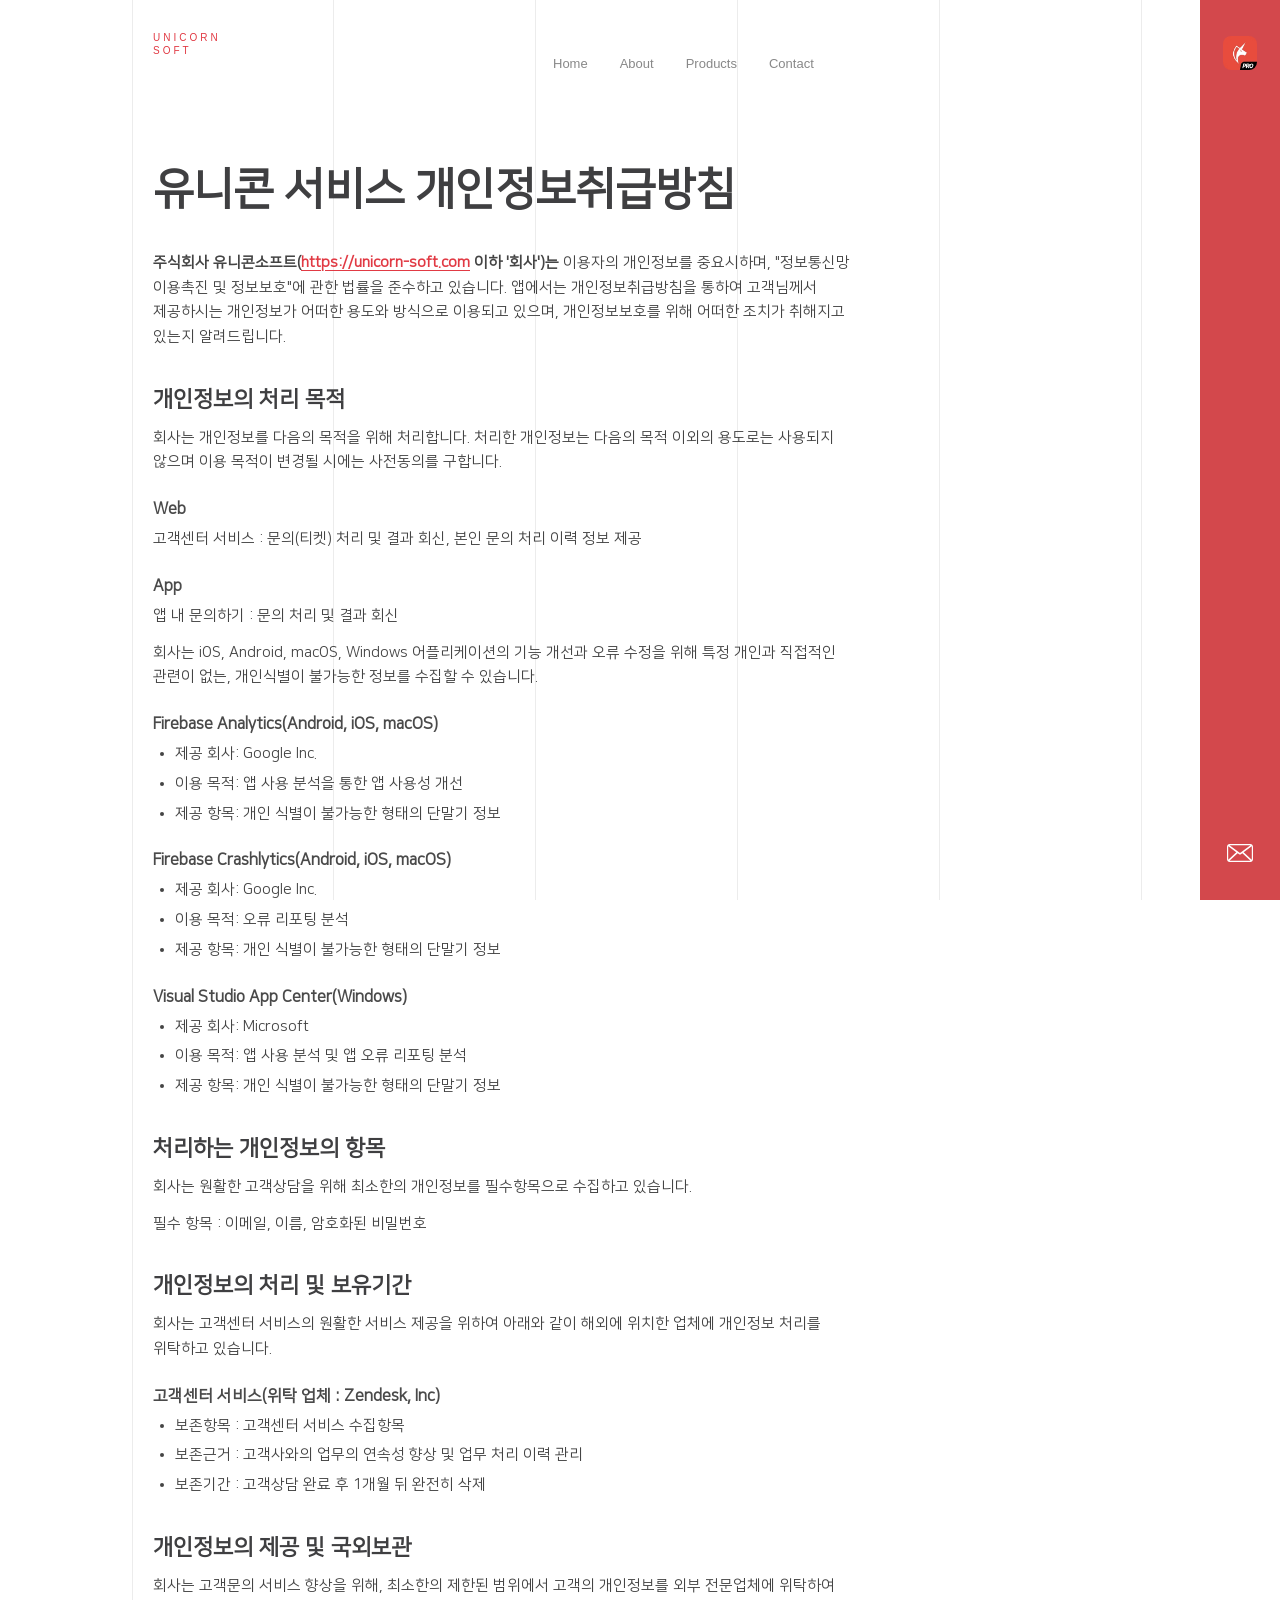
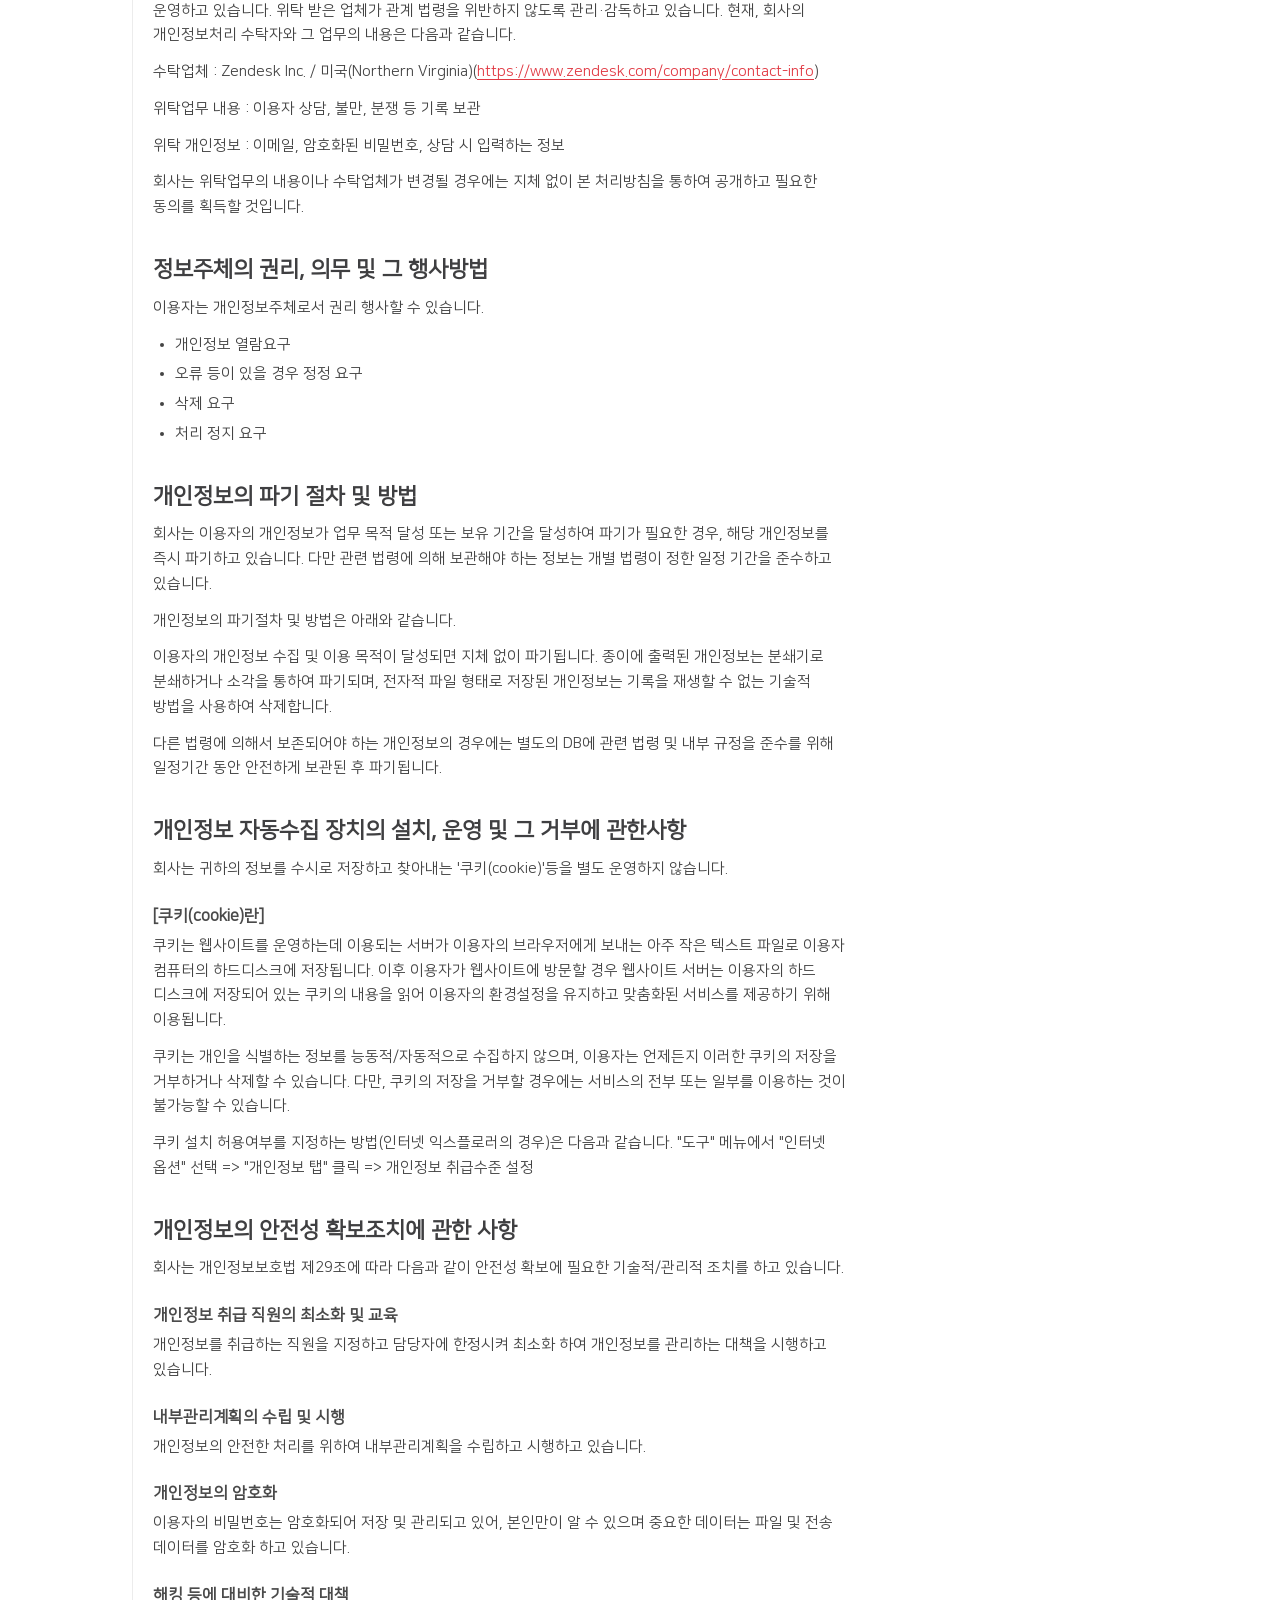
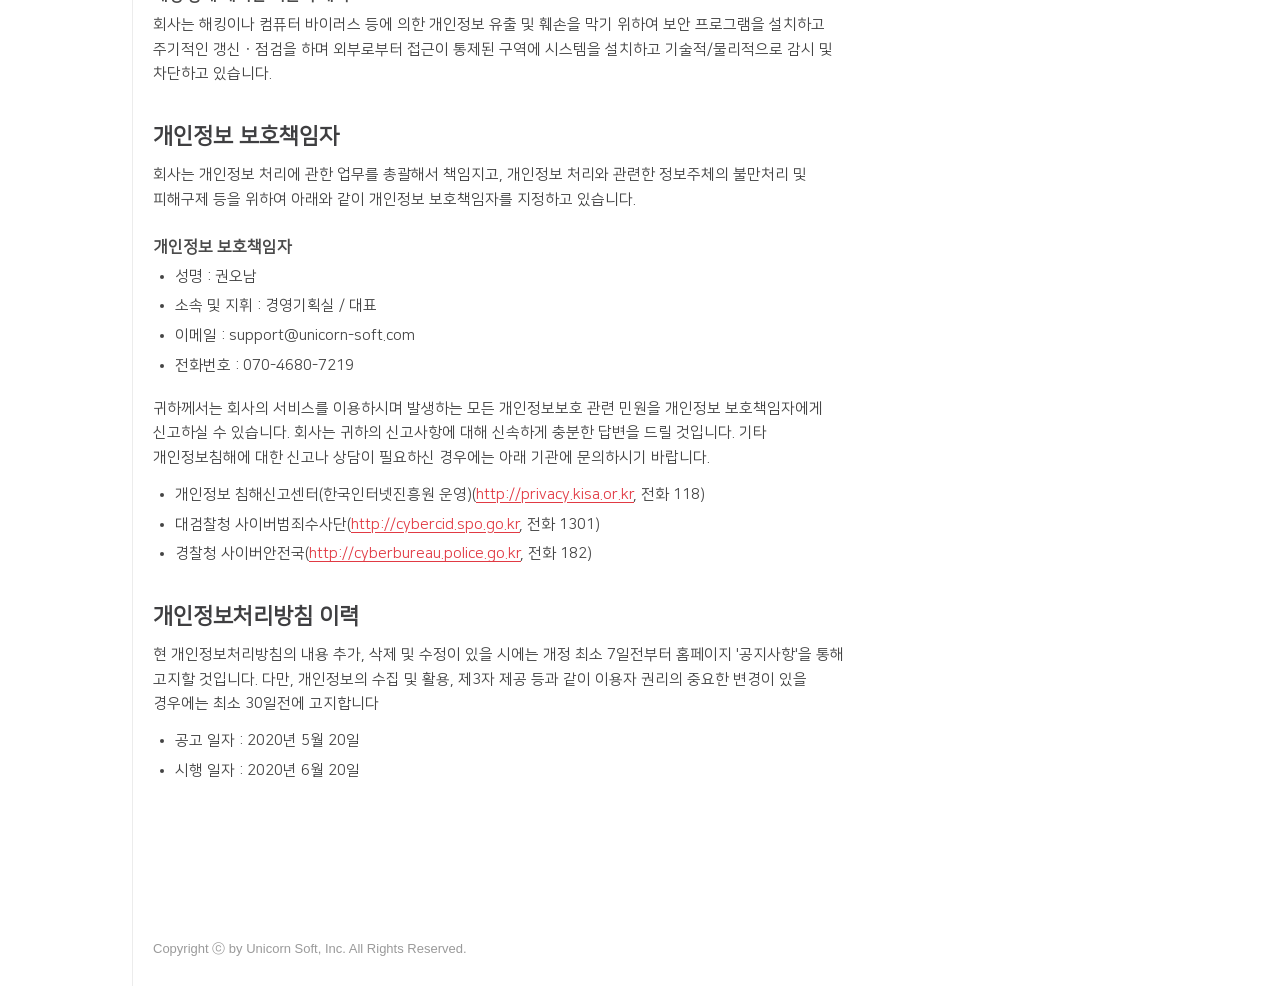
<file: kr-privacy-unicornhttps/index.html>
<!doctype html>
<html lang="ko">
  <head>
    <meta charset="utf-8">
    <meta name="viewport" content="width=device-width, initial-scale=1">
    <title>유니콘 개인정보처리방침</title>
    <meta name="description" content="유니콘의 다양한 서비스에 대한 개인정보처리방침을 안내해드립니다.">
    <link rel="stylesheet" href="../style.css?v=20260611b">
  </head>
  <body>
    <div class="site">
      <header>
        <a class="brand" href="../">UNICORN<br>SOFT</a>
        <nav class="nav" aria-label="site">
          <a href="../">Home</a>
          <a href="../about/">About</a>
          <a href="../products/">Products</a>
          <a href="../contact/">Contact</a>
        </nav>
        <button class="menu-toggle" type="button" aria-label="메뉴 열기" aria-expanded="false">
          <span></span>
          <span></span>
          <span></span>
        </button>
      </header>
      <main class="main page privacy-page">
        <h1 class="privacy-title">유니콘 서비스 개인정보취급방침</h1>

        <section class="privacy-section">
          <p><strong>주식회사 유니콘소프트(<a href="https://unicorn-soft.com" target="_blank" rel="noopener">https://unicorn-soft.com</a> 이하 '회사')는</strong> 이용자의 개인정보를 중요시하며, "정보통신망 이용촉진 및 정보보호"에 관한 법률을 준수하고 있습니다. 앱에서는 개인정보취급방침을 통하여 고객님께서 제공하시는 개인정보가 어떠한 용도와 방식으로 이용되고 있으며, 개인정보보호를 위해 어떠한 조치가 취해지고 있는지 알려드립니다.</p>
        </section>

        <section class="privacy-section">
          <h2>개인정보의 처리 목적</h2>
          <p>회사는 개인정보를 다음의 목적을 위해 처리합니다. 처리한 개인정보는 다음의 목적 이외의 용도로는 사용되지 않으며 이용 목적이 변경될 시에는 사전동의를 구합니다.</p>
          <h3>Web</h3>
          <p>고객센터 서비스 : 문의(티켓) 처리 및 결과 회신, 본인 문의 처리 이력 정보 제공</p>
          <h3>App</h3>
          <p>앱 내 문의하기 : 문의 처리 및 결과 회신</p>
          <p>회사는 iOS, Android, macOS, Windows 어플리케이션의 기능 개선과 오류 수정을 위해 특정 개인과 직접적인 관련이 없는, 개인식별이 불가능한 정보를 수집할 수 있습니다.</p>
          <h3>Firebase Analytics(Android, iOS, macOS)</h3>
          <ul>
            <li>제공 회사: Google Inc.</li>
            <li>이용 목적: 앱 사용 분석을 통한 앱 사용성 개선</li>
            <li>제공 항목: 개인 식별이 불가능한 형태의 단말기 정보</li>
          </ul>
          <h3>Firebase Crashlytics(Android, iOS, macOS)</h3>
          <ul>
            <li>제공 회사: Google Inc.</li>
            <li>이용 목적: 오류 리포팅 분석</li>
            <li>제공 항목: 개인 식별이 불가능한 형태의 단말기 정보</li>
          </ul>
          <h3>Visual Studio App Center(Windows)</h3>
          <ul>
            <li>제공 회사: Microsoft</li>
            <li>이용 목적: 앱 사용 분석 및 앱 오류 리포팅 분석</li>
            <li>제공 항목: 개인 식별이 불가능한 형태의 단말기 정보</li>
          </ul>
        </section>

        <section class="privacy-section">
          <h2>처리하는 개인정보의 항목</h2>
          <p>회사는 원활한 고객상담을 위해 최소한의 개인정보를 필수항목으로 수집하고 있습니다.</p>
          <p>필수 항목 : 이메일, 이름, 암호화된 비밀번호</p>
        </section>

        <section class="privacy-section">
          <h2>개인정보의 처리 및 보유기간</h2>
          <p>회사는 고객센터 서비스의 원활한 서비스 제공을 위하여 아래와 같이 해외에 위치한 업체에 개인정보 처리를 위탁하고 있습니다.</p>
          <h3>고객센터 서비스(위탁 업체 : Zendesk, Inc)</h3>
          <ul>
            <li>보존항목 : 고객센터 서비스 수집항목</li>
            <li>보존근거 : 고객사와의 업무의 연속성 향상 및 업무 처리 이력 관리</li>
            <li>보존기간 : 고객상담 완료 후 1개월 뒤 완전히 삭제</li>
          </ul>
        </section>

        <section class="privacy-section">
          <h2>개인정보의 제공 및 국외보관</h2>
          <p>회사는 고객문의 서비스 향상을 위해, 최소한의 제한된 범위에서 고객의 개인정보를 외부 전문업체에 위탁하여 운영하고 있습니다. 위탁 받은 업체가 관계 법령을 위반하지 않도록 관리·감독하고 있습니다. 현재, 회사의 개인정보처리 수탁자와 그 업무의 내용은 다음과 같습니다.</p>
          <p>수탁업체 : Zendesk Inc. / 미국(Northern Virginia)(<a href="https://www.zendesk.com/company/contact-info" target="_blank" rel="noopener">https://www.zendesk.com/company/contact-info</a>)</p>
          <p>위탁업무 내용 : 이용자 상담, 불만, 분쟁 등 기록 보관</p>
          <p>위탁 개인정보 : 이메일, 암호화된 비밀번호, 상담 시 입력하는 정보</p>
          <p>회사는 위탁업무의 내용이나 수탁업체가 변경될 경우에는 지체 없이 본 처리방침을 통하여 공개하고 필요한 동의를 획득할 것입니다.</p>
        </section>

        <section class="privacy-section">
          <h2>정보주체의 권리, 의무 및 그 행사방법</h2>
          <p>이용자는 개인정보주체로서 권리 행사할 수 있습니다.</p>
          <ul>
            <li>개인정보 열람요구</li>
            <li>오류 등이 있을 경우 정정 요구</li>
            <li>삭제 요구</li>
            <li>처리 정지 요구</li>
          </ul>
        </section>

        <section class="privacy-section">
          <h2>개인정보의 파기 절차 및 방법</h2>
          <p>회사는 이용자의 개인정보가 업무 목적 달성 또는 보유 기간을 달성하여 파기가 필요한 경우, 해당 개인정보를 즉시 파기하고 있습니다. 다만 관련 법령에 의해 보관해야 하는 정보는 개별 법령이 정한 일정 기간을 준수하고 있습니다.</p>
          <p>개인정보의 파기절차 및 방법은 아래와 같습니다.</p>
          <p>이용자의 개인정보 수집 및 이용 목적이 달성되면 지체 없이 파기됩니다. 종이에 출력된 개인정보는 분쇄기로 분쇄하거나 소각을 통하여 파기되며, 전자적 파일 형태로 저장된 개인정보는 기록을 재생할 수 없는 기술적 방법을 사용하여 삭제합니다.</p>
          <p>다른 법령에 의해서 보존되어야 하는 개인정보의 경우에는 별도의 DB에 관련 법령 및 내부 규정을 준수를 위해 일정기간 동안 안전하게 보관된 후 파기됩니다.</p>
        </section>

        <section class="privacy-section">
          <h2>개인정보 자동수집 장치의 설치, 운영 및 그 거부에 관한사항</h2>
          <p>회사는 귀하의 정보를 수시로 저장하고 찾아내는 '쿠키(cookie)'등을 별도 운영하지 않습니다.</p>
          <h3>[쿠키(cookie)란]</h3>
          <p>쿠키는 웹사이트를 운영하는데 이용되는 서버가 이용자의 브라우저에게 보내는 아주 작은 텍스트 파일로 이용자 컴퓨터의 하드디스크에 저장됩니다. 이후 이용자가 웹사이트에 방문할 경우 웹사이트 서버는 이용자의 하드 디스크에 저장되어 있는 쿠키의 내용을 읽어 이용자의 환경설정을 유지하고 맞춤화된 서비스를 제공하기 위해 이용됩니다.</p>
          <p>쿠키는 개인을 식별하는 정보를 능동적/자동적으로 수집하지 않으며, 이용자는 언제든지 이러한 쿠키의 저장을 거부하거나 삭제할 수 있습니다. 다만, 쿠키의 저장을 거부할 경우에는 서비스의 전부 또는 일부를 이용하는 것이 불가능할 수 있습니다.</p>
          <p>쿠키 설치 허용여부를 지정하는 방법(인터넷 익스플로러의 경우)은 다음과 같습니다. "도구" 메뉴에서 "인터넷 옵션" 선택 => "개인정보 탭" 클릭 => 개인정보 취급수준 설정</p>
        </section>

        <section class="privacy-section">
          <h2>개인정보의 안전성 확보조치에 관한 사항</h2>
          <p>회사는 개인정보보호법 제29조에 따라 다음과 같이 안전성 확보에 필요한 기술적/관리적 조치를 하고 있습니다.</p>
          <h3>개인정보 취급 직원의 최소화 및 교육</h3>
          <p>개인정보를 취급하는 직원을 지정하고 담당자에 한정시켜 최소화 하여 개인정보를 관리하는 대책을 시행하고 있습니다.</p>
          <h3>내부관리계획의 수립 및 시행</h3>
          <p>개인정보의 안전한 처리를 위하여 내부관리계획을 수립하고 시행하고 있습니다.</p>
          <h3>개인정보의 암호화</h3>
          <p>이용자의 비밀번호는 암호화되어 저장 및 관리되고 있어, 본인만이 알 수 있으며 중요한 데이터는 파일 및 전송 데이터를 암호화 하고 있습니다.</p>
          <h3>해킹 등에 대비한 기술적 대책</h3>
          <p>회사는 해킹이나 컴퓨터 바이러스 등에 의한 개인정보 유출 및 훼손을 막기 위하여 보안 프로그램을 설치하고 주기적인 갱신ㆍ점검을 하며 외부로부터 접근이 통제된 구역에 시스템을 설치하고 기술적/물리적으로 감시 및 차단하고 있습니다.</p>
        </section>

        <section class="privacy-section">
          <h2>개인정보 보호책임자</h2>
          <p>회사는 개인정보 처리에 관한 업무를 총괄해서 책임지고, 개인정보 처리와 관련한 정보주체의 불만처리 및 피해구제 등을 위하여 아래와 같이 개인정보 보호책임자를 지정하고 있습니다.</p>
          <h3>개인정보 보호책임자</h3>
          <ul>
            <li>성명 : 권오남</li>
            <li>소속 및 지휘 : 경영기획실 / 대표</li>
            <li>이메일 : support@unicorn-soft.com</li>
            <li>전화번호 : 070-4680-7219</li>
          </ul>
          <p>귀하께서는 회사의 서비스를 이용하시며 발생하는 모든 개인정보보호 관련 민원을 개인정보 보호책임자에게 신고하실 수 있습니다. 회사는 귀하의 신고사항에 대해 신속하게 충분한 답변을 드릴 것입니다. 기타 개인정보침해에 대한 신고나 상담이 필요하신 경우에는 아래 기관에 문의하시기 바랍니다.</p>
          <ul>
            <li>개인정보 침해신고센터(한국인터넷진흥원 운영)(<a href="http://privacy.kisa.or.kr" target="_blank" rel="noopener">http://privacy.kisa.or.kr</a>, 전화 118)</li>
            <li>대검찰청 사이버범죄수사단(<a href="http://cybercid.spo.go.kr" target="_blank" rel="noopener">http://cybercid.spo.go.kr</a>, 전화 1301)</li>
            <li>경찰청 사이버안전국(<a href="http://cyberbureau.police.go.kr" target="_blank" rel="noopener">http://cyberbureau.police.go.kr</a>, 전화 182)</li>
          </ul>
        </section>

        <section class="privacy-section">
          <h2>개인정보처리방침 이력</h2>
          <p>현 개인정보처리방침의 내용 추가, 삭제 및 수정이 있을 시에는 개정 최소 7일전부터 홈페이지 '공지사항'을 통해 고지할 것입니다. 다만, 개인정보의 수집 및 활용, 제3자 제공 등과 같이 이용자 권리의 중요한 변경이 있을 경우에는 최소 30일전에 고지합니다</p>
          <ul>
            <li>공고 일자 : 2020년 5월 20일</li>
            <li>시행 일자 : 2020년 6월 20일</li>
          </ul>
        </section>
      </main>
      <aside class="side-rail" aria-label="quick links">
        <a class="rail-product" href="https://getunicorn.app" aria-label="유니콘 Pro 공식 홈페이지">
          <img src="../assets/unicorn-pro.png" alt="">
        </a>
        <a class="rail-mail" href="../contact/" aria-label="Contact">
          <svg class="mail-icon" viewBox="0 31 200.1 138" aria-hidden="true" focusable="false">
            <path d="M179.5 31h-159C9.2 31 0 40.3 0 51.7v96.5C0 159.7 9.2 169 20.5 169h159.1c11.3 0 20.5-9.3 20.5-20.7V51.7C200 40.3 190.8 31 179.5 31zm-51.4 63.1l62.2-45.9c.4 1.1.6 2.3.6 3.6v96.5c0 1.4-.2 2.7-.7 4l-62.1-58.2zm51.4-53.8c.4 0 .8 0 1.2.1L100 99.9 19.3 40.3c.4 0 .8-.1 1.2-.1h159zM9.7 151.9c-.4-1.1-.6-2.4-.6-3.6V51.7c0-1.2.2-2.4.6-3.6l61.9 45.7-61.9 58.1zm10.8 7.8c-.5 0-1 0-1.4-.1l62.4-58.5 15.1 11.1c1 .8 2.3 1.2 3.5 1.2s2.5-.4 3.5-1.2l14.8-10.9 62.3 58.3H20.5z"></path>
          </svg>
        </a>
      </aside>
      <footer class="footer">Copyright ⓒ by Unicorn Soft, Inc. All Rights Reserved.</footer>
    </div>
    <script src="../script.js?v=20260528d"></script>
  </body>
</html>
</file>
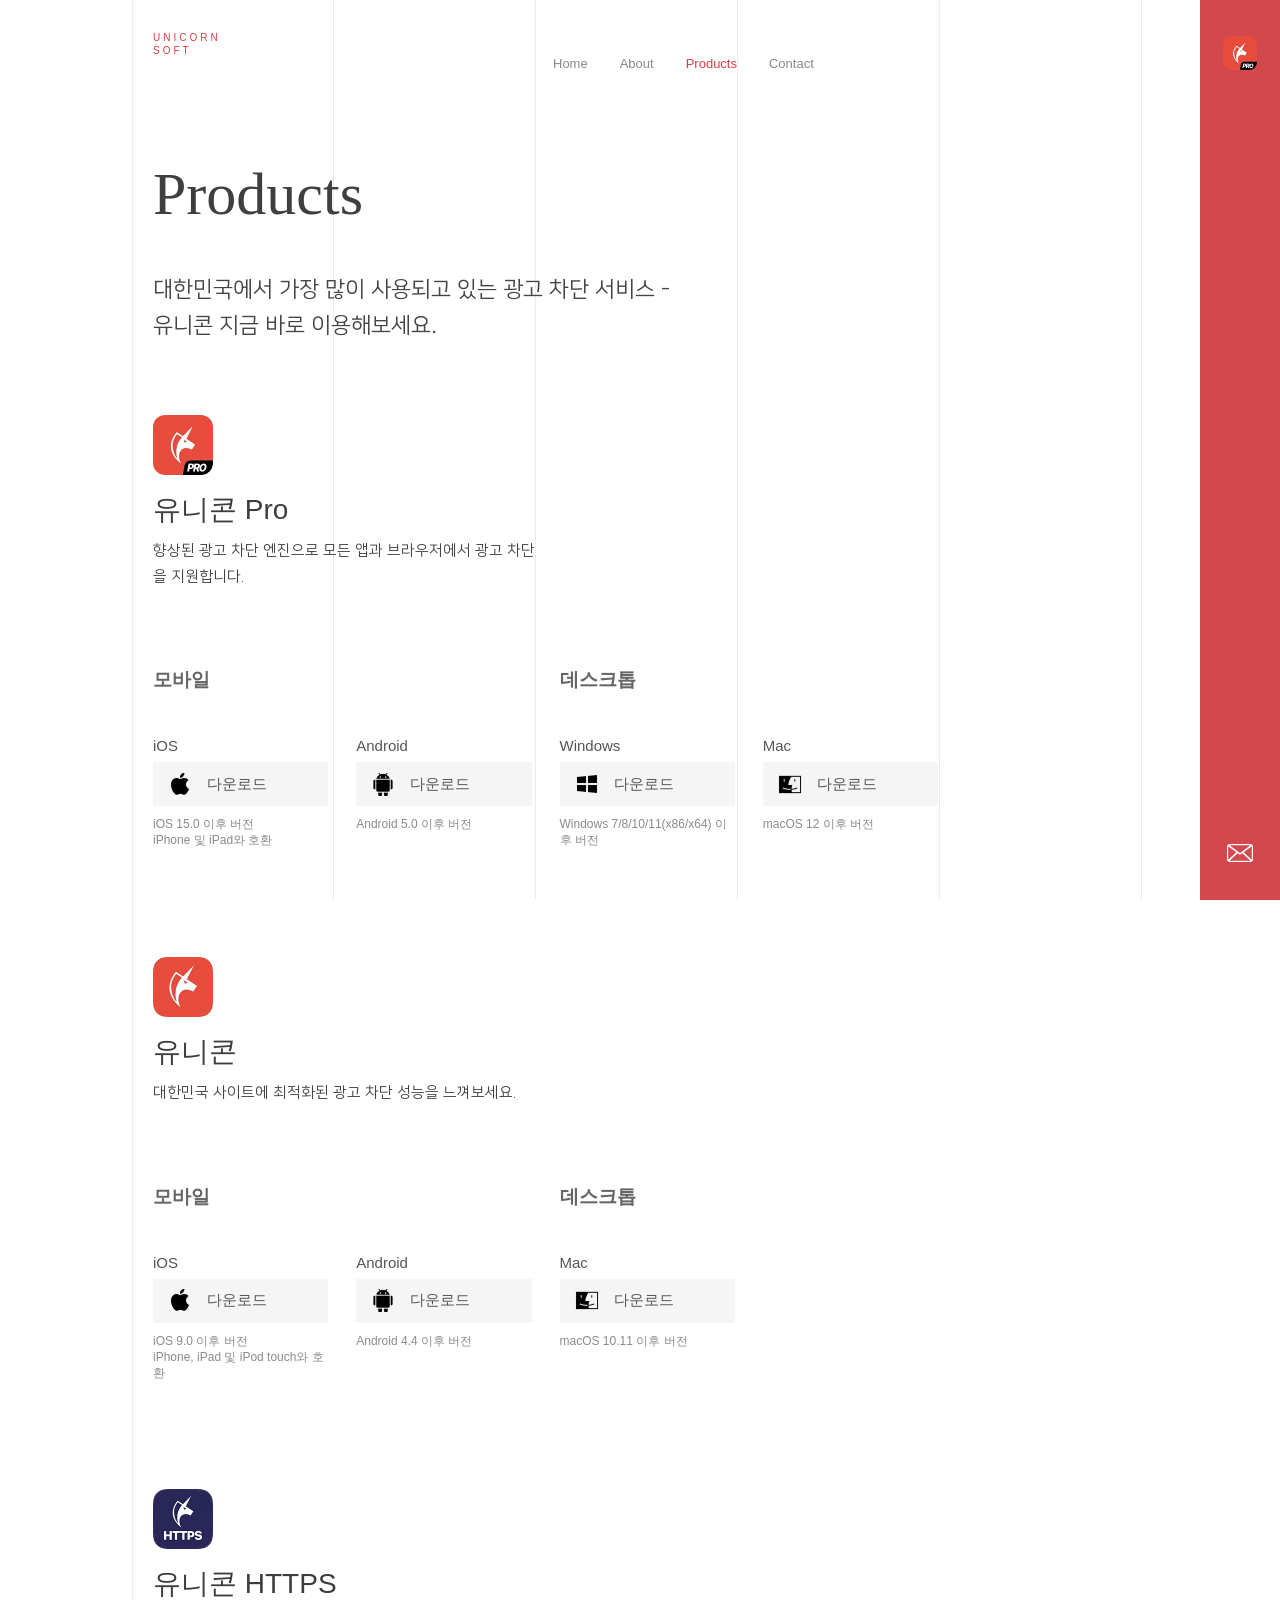
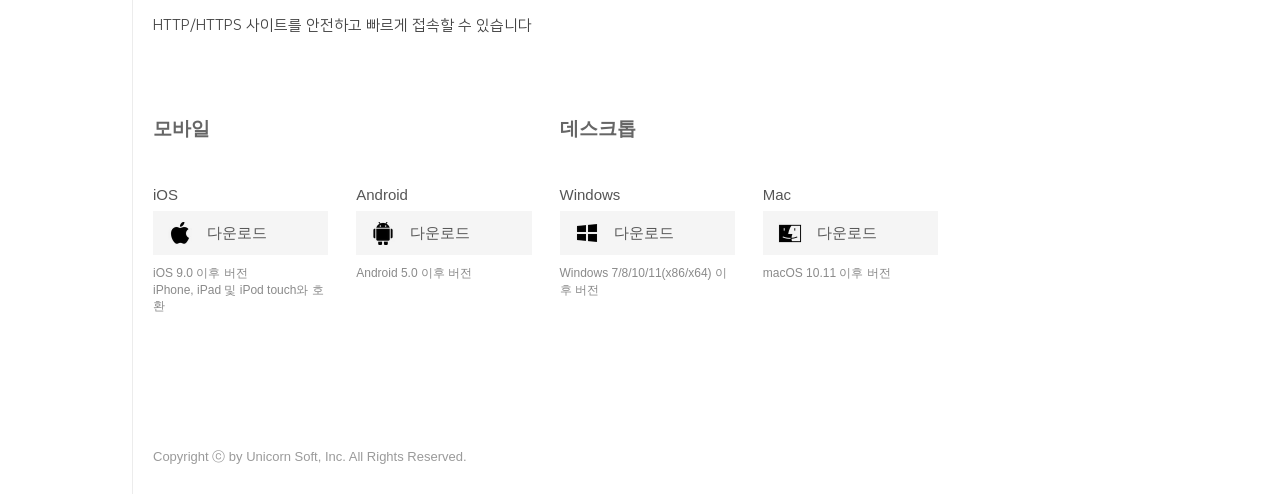
<file: products/index.html>
<!doctype html>
<html lang="ko">
  <head>
    <meta charset="utf-8">
    <meta name="viewport" content="width=device-width, initial-scale=1">
    <title>유니콘소프트 - Products</title>
    <link rel="stylesheet" href="/style.css?v=20260528d">
  </head>
  <body>
    <div class="site">
      <header>
        <a class="brand" href="/">UNICORN<br>SOFT</a>
        <nav class="nav" aria-label="site">
          <a href="/">Home</a>
          <a href="/about/">About</a>
          <a class="active" href="/products/">Products</a>
          <a href="/contact/">Contact</a>
        </nav>
        <button class="menu-toggle" type="button" aria-label="메뉴 열기" aria-expanded="false">
          <span></span>
          <span></span>
          <span></span>
        </button>
      </header>
      <main class="main page">
        <h1 class="page-title">Products</h1>
        <p class="products-intro">대한민국에서 가장 많이 사용되고 있는 광고 차단 서비스 - 유니콘 지금 바로 이용해보세요.</p>
        <section class="product">
          <img class="product-icon" src="/assets/unicorn-pro.png" alt="유니콘 Pro">
          <h2>유니콘 Pro</h2>
          <p class="product-desc">향상된 광고 차단 엔진으로 모든 앱과 브라우저에서 광고 차단을 지원합니다.</p>
          <div class="platforms">
            <h3 class="group-title">모바일</h3>
            <h3 class="group-title">데스크톱</h3>
            <article class="platform">
              <h3>iOS</h3>
              <a class="download" href="https://getunicorn.app/ko/product/unicorn-pro/ios"><img src="/assets/icon-ios.png" alt="">다운로드</a>
              <p>iOS 15.0 이후 버전<br>iPhone 및 iPad와 호환</p>
            </article>
            <article class="platform">
              <h3>Android</h3>
              <a class="download" href="https://getunicorn.app/ko/product/unicorn-pro/android"><img src="/assets/icon-android.png" alt="">다운로드</a>
              <p>Android 5.0 이후 버전</p>
            </article>
            <article class="platform">
              <h3>Windows</h3>
              <a class="download" href="https://getunicorn.app/ko/product/unicorn-pro/windows"><img src="/assets/icon-windows.png" alt="">다운로드</a>
              <p>Windows 7/8/10/11(x86/x64) 이후 버전</p>
            </article>
            <article class="platform">
              <h3>Mac</h3>
              <a class="download" href="https://getunicorn.app/ko/product/unicorn-pro/macos"><img src="/assets/icon-mac.png" alt="">다운로드</a>
              <p>macOS 12 이후 버전</p>
            </article>
          </div>
        </section>
        <section class="product">
          <img class="product-icon" src="/assets/unicorn.png" alt="유니콘">
          <h2>유니콘</h2>
          <p class="product-desc">대한민국 사이트에 최적화된 광고 차단 성능을 느껴보세요.</p>
          <div class="platforms">
            <h3 class="group-title">모바일</h3>
            <h3 class="group-title">데스크톱</h3>
            <article class="platform">
              <h3>iOS</h3>
              <a class="download" href="https://apps.apple.com/kr/app/apple-store/id1046714401?pt=938670&ct=unicorn-soft.com&mt=8"><img src="/assets/icon-ios.png" alt="">다운로드</a>
              <p>iOS 9.0 이후 버전<br>iPhone, iPad 및 iPod touch와 호환</p>
            </article>
            <article class="platform">
              <h3>Android</h3>
              <a class="download" href="https://play.google.com/store/apps/details?id=kr.co.lylstudio.unicorn&hl=ko"><img src="/assets/icon-android.png" alt="">다운로드</a>
              <p>Android 4.4 이후 버전</p>
            </article>
            <article class="platform">
              <h3>Mac</h3>
              <a class="download" href="https://apps.apple.com/kr/app/apple-store/id1231935892?pt=938670&ct=unicorn-soft.com&mt=8"><img src="/assets/icon-mac.png" alt="">다운로드</a>
              <p>macOS 10.11 이후 버전</p>
            </article>
          </div>
        </section>
        <section class="product">
          <img class="product-icon" src="/assets/unicorn-https.png" alt="유니콘 HTTPS">
          <h2>유니콘 HTTPS</h2>
          <p class="product-desc">HTTP/HTTPS 사이트를 안전하고 빠르게 접속할 수 있습니다</p>
          <div class="platforms">
            <h3 class="group-title">모바일</h3>
            <h3 class="group-title">데스크톱</h3>
            <article class="platform">
              <h3>iOS</h3>
              <a class="download" href="https://apps.apple.com/kr/app/apple-store/id1466584968?pt=120153954&ct=unicorn-soft.com&mt=8"><img src="/assets/icon-ios.png" alt="">다운로드</a>
              <p>iOS 9.0 이후 버전<br>iPhone, iPad 및 iPod touch와 호환</p>
            </article>
            <article class="platform">
              <h3>Android</h3>
              <a class="download" href="https://play.google.com/store/apps/details?id=kr.co.lylstudio.httpsguard&hl=ko"><img src="/assets/icon-android.png" alt="">다운로드</a>
              <p>Android 5.0 이후 버전</p>
            </article>
            <article class="platform">
              <h3>Windows</h3>
              <a class="download" href="https://api.unicorn-soft.com/unicornhttps/v1/download/windows/ko"><img src="/assets/icon-windows.png" alt="">다운로드</a>
              <p>Windows 7/8/10/11(x86/x64) 이후 버전</p>
            </article>
            <article class="platform">
              <h3>Mac</h3>
              <a class="download" href="https://apps.apple.com/kr/app/apple-store/id1475628500?pt=120153954&ct=unicorn-soft.com&mt=8"><img src="/assets/icon-mac.png" alt="">다운로드</a>
              <p>macOS 10.11 이후 버전</p>
            </article>
          </div>
        </section>
      </main>
      <aside class="side-rail" aria-label="quick links">
        <a class="rail-product" href="https://getunicorn.app" aria-label="유니콘 Pro 공식 홈페이지">
          <img src="/assets/unicorn-pro.png" alt="">
        </a>
        <a class="rail-mail" href="/contact/" aria-label="Contact">
          <svg class="mail-icon" viewBox="0 31 200.1 138" aria-hidden="true" focusable="false">
            <path d="M179.5 31h-159C9.2 31 0 40.3 0 51.7v96.5C0 159.7 9.2 169 20.5 169h159.1c11.3 0 20.5-9.3 20.5-20.7V51.7C200 40.3 190.8 31 179.5 31zm-51.4 63.1l62.2-45.9c.4 1.1.6 2.3.6 3.6v96.5c0 1.4-.2 2.7-.7 4l-62.1-58.2zm51.4-53.8c.4 0 .8 0 1.2.1L100 99.9 19.3 40.3c.4 0 .8-.1 1.2-.1h159zM9.7 151.9c-.4-1.1-.6-2.4-.6-3.6V51.7c0-1.2.2-2.4.6-3.6l61.9 45.7-61.9 58.1zm10.8 7.8c-.5 0-1 0-1.4-.1l62.4-58.5 15.1 11.1c1 .8 2.3 1.2 3.5 1.2s2.5-.4 3.5-1.2l14.8-10.9 62.3 58.3H20.5z"></path>
          </svg>
        </a>
      </aside>
      <footer class="footer">Copyright ⓒ by Unicorn Soft, Inc. All Rights Reserved.</footer>
    </div>
    <script src="/script.js?v=20260528d"></script>
  </body>
</html>
</file>
<file: style.css>
:root {
  --accent: #d3484c;
  --ink: #3d3d3f;
  --muted: #777;
  --line: #ececec;
  --rail: 80px;
  --page: 1016px;
  --left: 152px;
}

@font-face {
  font-family: "Unicorn NanumSquare";
  src: url("/assets/nanumsquare-regular.woff2") format("woff2");
  font-weight: 400;
  font-style: normal;
  font-display: swap;
}

* {
  box-sizing: border-box;
}

html {
  min-height: 100%;
  background: #fff;
  color: var(--ink);
  font-family: "Helvetica Neue", Arial, "Apple SD Gothic Neo", "Noto Sans KR", sans-serif;
  font-size: 16px;
}

body {
  min-height: 100vh;
  margin: 0;
  padding-right: var(--rail);
  font-weight: 300;
  letter-spacing: 0;
}

body::before {
  content: "";
  position: fixed;
  inset: 0 var(--rail) 0 0;
  pointer-events: none;
  background:
    repeating-linear-gradient(
      to right,
      transparent 0,
      transparent 201px,
      var(--line) 201px,
      var(--line) 202px
    );
  background-position-x: max(0px, calc((100vw - var(--page)) / 2));
  z-index: -1;
}

a {
  color: inherit;
  text-decoration: none;
}

.site {
  min-height: 820px;
  width: min(100%, var(--page));
  margin-left: max(0px, calc((100vw - var(--page)) / 2));
  position: relative;
  padding-bottom: 72px;
  border-left: 1px solid var(--line);
}

.brand {
  position: absolute;
  top: 32px;
  left: 20px;
  color: #e13a44;
  font-size: 10px;
  line-height: 1.25;
  letter-spacing: 3px;
  font-weight: 400;
}

.nav {
  position: absolute;
  top: 56px;
  left: 420px;
  display: flex;
  gap: 32px;
  align-items: center;
  color: #888;
  font-size: 13px;
  font-weight: 400;
}

.nav a.active,
.nav a:hover {
  color: #e13a44;
}

.menu-toggle {
  display: none;
}

.side-rail {
  position: fixed;
  inset: 0 0 0 auto;
  width: var(--rail);
  background: var(--accent);
  z-index: 10;
}

.rail-product,
.rail-mail {
  position: absolute;
  left: 50%;
  transform: translateX(-50%);
  color: #fff;
  font-weight: 700;
}

.rail-product {
  top: 36px;
  width: 34px;
  height: 34px;
}

.rail-product img {
  display: block;
  width: 100%;
  height: 100%;
  border-radius: 8px;
}

.rail-mail {
  bottom: 38px;
  width: 26px;
  height: 18px;
}

.mail-icon {
  display: block;
  width: 100%;
  height: 100%;
  fill: currentColor;
}

.main {
  padding-left: 20px;
}

.home {
  padding-top: 392px;
}

.home-title {
  margin: 0;
  color: #3f3f41;
  font-size: 54px;
  line-height: 1.35;
  font-weight: 300;
}

.home-title strong {
  display: block;
  color: var(--accent);
  font-weight: 400;
}

.home-sub {
  margin: 70px 0 0 4px;
  color: #747474;
  font-size: 20px;
  letter-spacing: .5px;
}

.arrow-link {
  display: inline-flex;
  align-items: center;
  gap: 16px;
  margin: 20px 0 0 8px;
  color: #e13a44;
  font-size: 15px;
  font-weight: 400;
}

.arrow-icon {
  display: block;
  width: 34px;
  height: 20px;
  fill: currentColor;
  flex: 0 0 auto;
}

.page {
  padding-top: 164px;
}

.page-title {
  margin: 0 0 48px;
  font-family: Georgia, "Times New Roman", serif;
  color: #3f3f41;
  font-size: 60px;
  line-height: 1;
  font-weight: 400;
}

.split {
  display: grid;
  grid-template-columns: 260px 1fr;
  column-gap: 142px;
  max-width: 830px;
}

.kicker {
  margin: 0;
  color: #3d3d3f;
  font-size: 24px;
  line-height: 1.55;
  font-weight: 600;
}

.body-copy {
  color: #444;
  font-family: "Unicorn NanumSquare", "Apple SD Gothic Neo", "Noto Sans KR", sans-serif;
  font-size: 15px;
  line-height: 1.5;
  font-weight: 400;
  word-break: keep-all;
}

.body-copy p {
  margin: 0 0 28px;
}

.about-row + .about-row {
  margin-top: 84px;
}

.history {
  margin: 0;
  padding-left: 18px;
}

.history li {
  margin: 0 0 8px;
}

.products-intro {
  max-width: 560px;
  margin: 0 0 70px;
  color: #444;
  font-family: "Unicorn NanumSquare", "Apple SD Gothic Neo", "Noto Sans KR", sans-serif;
  font-size: 22px;
  line-height: 1.65;
  font-weight: 400;
  word-break: keep-all;
}

.product {
  max-width: 785px;
  margin-bottom: 108px;
}

.product-icon {
  display: block;
  width: 60px;
  height: 60px;
  margin-bottom: 18px;
  border-radius: 12px;
}

.product h2 {
  margin: 0 0 12px;
  font-size: 28px;
  line-height: 1.2;
  font-weight: 400;
}

.product-desc {
  margin: 0 0 78px;
  max-width: 390px;
  color: #444;
  font-family: "Unicorn NanumSquare", "Apple SD Gothic Neo", "Noto Sans KR", sans-serif;
  font-size: 15px;
  line-height: 1.7;
  font-weight: 400;
}

.platforms {
  display: grid;
  grid-template-columns: repeat(4, minmax(0, 1fr));
  gap: 28px;
}

.platform-group {
  display: contents;
}

.group-title {
  grid-column: span 2;
  margin: 0 0 16px;
  color: #666;
  font-size: 19px;
}

.platform {
  min-width: 0;
}

.platform h3 {
  margin: 0 0 8px;
  color: #555;
  font-size: 15px;
  font-weight: 300;
}

.download {
  display: grid;
  grid-template-columns: 54px 1fr;
  align-items: center;
  height: 44px;
  margin-bottom: 10px;
  background: #f5f5f5;
  color: #555;
  font-size: 15px;
}

.download img {
  width: 24px;
  max-height: 24px;
  justify-self: center;
  filter: grayscale(1) contrast(2.4);
}

.platform p {
  margin: 0;
  color: #8a8a8a;
  font-size: 12px;
  line-height: 1.35;
}

.contact-wrap {
  width: 820px;
  display: grid;
  grid-template-columns: 365px 1fr;
  column-gap: 54px;
  align-items: start;
}

.contact-wrap .page-title,
.contact-wrap .address,
.contact-wrap .contact-form {
  grid-column: 1;
}

.address {
  margin: 0 0 8px;
  font-family: Georgia, "Times New Roman", serif;
  color: #3f3f41;
  font-size: 28px;
  line-height: 1.25;
  font-weight: 400;
}

.social {
  display: flex;
  gap: 18px;
  margin: 6px 0 36px;
  color: #000;
  font-size: 24px;
  font-weight: 700;
}

.contact-form {
  display: grid;
  grid-template-columns: 1fr 1fr;
  gap: 20px;
}

.contact-form input,
.contact-form textarea {
  width: 100%;
  border: 0;
  border-bottom: 1px solid #777;
  border-radius: 0;
  padding: 12px;
  background: transparent;
  color: #333;
  font: inherit;
  font-size: 13px;
  outline: 0;
}

.contact-form textarea,
.contact-form .wide,
.contact-form button {
  grid-column: 1 / -1;
}

.contact-form textarea {
  height: 118px;
  resize: vertical;
}

.contact-form button {
  border: 0;
  border-bottom: 1px solid #777;
  background: transparent;
  padding: 4px 0 8px;
  color: #333;
  font: inherit;
  font-size: 16px;
  cursor: pointer;
}

.map-preview {
  display: block;
  grid-column: 2;
  grid-row: 1 / span 4;
  width: 100%;
  height: 443px;
  margin-top: 96px;
  overflow: hidden;
  background: #eef2f1;
  position: relative;
}

.map-preview iframe {
  display: block;
  width: 100%;
  height: 100%;
  border: 0;
}

.map-link {
  position: absolute;
  left: 12px;
  top: 12px;
  padding: 8px 12px;
  background: rgba(255, 255, 255, .94);
  color: #2364a0;
  font-family: "Unicorn NanumSquare", "Apple SD Gothic Neo", "Noto Sans KR", sans-serif;
  font-size: 13px;
  font-weight: 400;
  box-shadow: 0 1px 4px rgba(0, 0, 0, .16);
  z-index: 1;
}

.footer {
  position: absolute;
  left: 20px;
  bottom: 28px;
  color: #9a9a9a;
  font-size: 13px;
}

.privacy-page {
  max-width: 720px;
  padding-bottom: 96px;
  color: #444;
  font-family: "Unicorn NanumSquare", "Apple SD Gothic Neo", "Noto Sans KR", sans-serif;
  font-size: 15px;
  line-height: 1.65;
  font-weight: 400;
  word-break: keep-all;
}

.privacy-title {
  margin: 0 0 34px;
  color: #3f3f41;
  font-size: 44px;
  line-height: 1.2;
  font-weight: 600;
}

.privacy-section {
  margin: 0 0 34px;
}

.privacy-section h2 {
  margin: 0 0 10px;
  color: #3f3f41;
  font-size: 22px;
  line-height: 1.45;
  font-weight: 600;
}

.privacy-section h3 {
  margin: 22px 0 6px;
  color: #4a4a4a;
  font-size: 16px;
  line-height: 1.5;
  font-weight: 600;
}

.privacy-section p {
  margin: 0 0 12px;
}

.privacy-section ul {
  margin: 0 0 18px;
  padding-left: 22px;
}

.privacy-section li {
  margin: 0 0 5px;
}

.privacy-section a {
  color: #e13a44;
  text-decoration: underline;
  text-underline-offset: 3px;
}

@media (max-width: 820px) {
  :root {
    --left: 24px;
  }

  body {
    padding-right: 0;
  }

  body::before {
    inset-right: 0;
    background:
      repeating-linear-gradient(
        to right,
        transparent 0,
        transparent calc(25vw - 1px),
        var(--line) calc(25vw - 1px),
        var(--line) 25vw
      );
  }

  .site {
    width: auto;
    margin-left: 0;
    min-height: 100vh;
    padding: 0 36px 144px;
    border-left: 0;
  }

  .main,
  .footer {
    padding-left: 0;
  }

  .brand {
    top: 70px;
    left: 31px;
    color: #e13a44;
    font-size: 27px;
    line-height: 1.35;
    letter-spacing: 10px;
  }

  .nav {
    display: none;
  }

  .menu-toggle {
    display: flex;
    position: absolute;
    top: 76px;
    right: 60px;
    width: 40px;
    height: 32px;
    flex-direction: column;
    justify-content: space-between;
    padding: 0;
    border: 0;
    background: transparent;
    cursor: pointer;
    z-index: 30;
    transform-origin: center;
  }

  .menu-toggle span {
    display: block;
    width: 40px;
    height: 3px;
    border-radius: 2px;
    background: #111;
    transition: transform .2s ease, opacity .2s ease;
  }

  .menu-open .menu-toggle span:nth-child(1) {
    transform: translateY(14.5px) rotate(45deg);
  }

  .menu-open .menu-toggle span:nth-child(2) {
    opacity: 0;
  }

  .menu-open .menu-toggle span:nth-child(3) {
    transform: translateY(-14.5px) rotate(-45deg);
  }

  .menu-open .nav {
    display: flex;
    position: fixed;
    inset: 0;
    z-index: 20;
    flex-direction: column;
    align-items: flex-end;
    gap: 74px;
    padding: 205px 64px 0 0;
    background: #fff;
    color: #111;
    font-size: 40px;
    box-shadow: none;
  }

  .menu-open .nav a.active {
    color: #ed3341;
  }

  .home {
    padding-top: 356px;
  }

  .home-title {
    font-size: 48px;
    line-height: 1.38;
    font-weight: 400;
    white-space: nowrap;
  }

  .home-title strong {
    font-weight: 500;
  }

  .home-sub {
    margin: 72px 0 0;
    color: #8a8a8a;
    font-size: 27px;
    line-height: 1.25;
    white-space: nowrap;
  }

  .arrow-link {
    gap: 20px;
    margin: 22px 0 0 7px;
    color: #e13a44;
    font-size: 26px;
  }

  .arrow-icon {
    width: 54px;
    height: 32px;
  }

  .page {
    padding-top: 240px;
  }

  .page-title {
    margin-bottom: 76px;
    font-size: 78px;
  }

  .split {
    display: block;
  }

  .kicker {
    margin-bottom: 28px;
    font-size: 38px;
    line-height: 1.55;
  }

  .about-row + .about-row {
    margin-top: 84px;
  }

  .body-copy {
    font-size: 31px;
    line-height: 1.55;
  }

  .body-copy p {
    margin-bottom: 54px;
  }

  .products-intro {
    max-width: 560px;
    margin-bottom: 78px;
    font-size: 36px;
    line-height: 1.55;
  }

  .platforms {
    grid-template-columns: 1fr;
    gap: 28px;
  }

  .product-desc {
    margin-bottom: 66px;
  }

  .product-icon {
    width: 120px;
    height: 120px;
    margin-bottom: 36px;
    border-radius: 18px;
  }

  .product h2 {
    font-size: 48px;
  }

  .product-desc {
    max-width: 560px;
    font-size: 30px;
    line-height: 1.8;
  }

  .platform h3 {
    margin-bottom: 16px;
    font-size: 30px;
  }

  .platform {
    order: 3;
  }

  .platforms > .group-title {
    display: none;
  }

  .platforms > .group-title:first-child {
    display: block;
    grid-column: auto;
  }

  .platforms > .platform:nth-of-type(1) {
    order: 2;
  }

  .platforms > .platform:nth-of-type(2) {
    order: 1;
  }

  .download {
    grid-template-columns: 90px 1fr;
    width: 300px;
    height: 86px;
    font-size: 32px;
  }

  .download img {
    width: 36px;
    max-height: 40px;
  }

  .platform p {
    font-size: 28px;
    line-height: 1.45;
  }

  .contact-wrap {
    width: 100%;
    display: block;
  }

  .address {
    font-size: 43px;
    line-height: 1.35;
  }

  .social {
    gap: 44px;
    margin: 36px 0 48px 14px;
    font-size: 48px;
  }

  .contact-form {
    gap: 34px;
    padding: 0 14px;
  }

  .contact-form input,
  .contact-form textarea {
    padding: 18px 24px;
    font-size: 30px;
  }

  .contact-form textarea {
    height: 190px;
  }

  .contact-form button {
    font-size: 30px;
  }

  .footer {
    position: static;
    margin-top: 62px;
    color: #8e8e8e;
    font-size: 25px;
    line-height: 1.25;
    text-align: center;
  }

  .side-rail {
    position: static;
    display: flex;
    align-items: center;
    justify-content: space-between;
    width: calc(100% + 72px);
    height: 104px;
    margin: 390px -36px 0;
    padding: 0 48px;
  }

  .rail-product,
  .rail-mail {
    position: relative;
    left: auto;
    transform: none;
  }

  .rail-product {
    top: auto;
    order: 2;
    width: 44px;
    height: 44px;
  }

  .rail-product img {
    border-radius: 10px;
  }

  .rail-mail {
    bottom: auto;
    order: 1;
    width: 44px;
    height: 28px;
  }

  .map-preview {
    display: block;
    height: 280px;
    margin: 90px 14px 0;
    overflow: hidden;
    background: #eef2f1;
    position: relative;
  }

  .map-preview iframe {
    display: block;
    width: 100%;
    height: 100%;
    border: 0;
  }

  .privacy-page {
    max-width: none;
    padding-bottom: 24px;
    font-size: 25px;
    line-height: 1.62;
  }

  .privacy-title {
    margin-bottom: 48px;
    font-size: 48px;
    line-height: 1.25;
  }

  .privacy-section {
    margin-bottom: 58px;
  }

  .privacy-section h2 {
    margin-bottom: 18px;
    font-size: 34px;
    line-height: 1.35;
  }

  .privacy-section h3 {
    margin-top: 34px;
    margin-bottom: 10px;
    font-size: 27px;
  }

  .privacy-section p {
    margin-bottom: 22px;
  }

  .privacy-section ul {
    margin-bottom: 28px;
    padding-left: 30px;
  }
}

@media (max-width: 520px) {
  .site {
    padding: 0 22px 104px;
  }

  .brand {
    top: 38px;
    left: 22px;
    font-size: 14px;
    letter-spacing: 6px;
  }

  .menu-toggle {
    top: 45px;
    right: 36px;
    width: 34px;
    height: 28px;
  }

  .menu-toggle span {
    width: 34px;
    height: 3px;
    pointer-events: none;
  }

  .menu-open .menu-toggle span:nth-child(1) {
    transform: translateY(12.5px) rotate(45deg);
  }

  .menu-open .menu-toggle span:nth-child(3) {
    transform: translateY(-12.5px) rotate(-45deg);
  }

  .menu-open .nav {
    inset: 0;
    gap: 68px;
    padding: 205px 64px 0 0;
    font-size: 34px;
  }

  .home {
    padding-top: 228px;
  }

  .home-title {
    font-size: 34px;
    line-height: 1.35;
  }

  .page-title {
    margin-bottom: 62px;
    font-size: 58px;
  }

  .page {
    padding-top: 150px;
  }

  .kicker {
    font-size: 29px;
  }

  .body-copy {
    font-size: 21px;
    line-height: 1.58;
  }

  .products-intro {
    font-size: 26px;
  }

  .product-icon {
    width: 92px;
    height: 92px;
    margin-bottom: 36px;
    border-radius: 16px;
  }

  .product h2 {
    font-size: 42px;
  }

  .product-desc {
    max-width: none;
    font-size: 21px;
    line-height: 1.65;
  }

  .platform h3 {
    margin-bottom: 16px;
    font-size: 24px;
  }

  .download {
    grid-template-columns: 76px 1fr;
    width: 100%;
    height: 64px;
    font-size: 24px;
  }

  .download img {
    width: 30px;
    max-height: 34px;
  }

  .platform p {
    font-size: 21px;
    line-height: 1.45;
  }

  .address {
    font-size: 36px;
    line-height: 1.35;
  }

  .social {
    gap: 34px;
    margin: 36px 0 48px 14px;
    font-size: 42px;
  }

  .contact-form {
    grid-template-columns: 1fr 1fr;
    gap: 26px 32px;
    padding: 0 14px;
  }

  .contact-form input,
  .contact-form textarea {
    padding: 18px 24px;
    font-size: 28px;
  }

  .contact-form textarea {
    height: 190px;
  }

  .contact-form button {
    font-size: 30px;
  }

  .side-rail {
    height: 104px;
    width: calc(100% + 44px);
    margin: 150px -22px 0;
    padding: 0 48px;
  }

  .footer {
    font-size: 25px;
  }

  .map-preview {
    height: 220px;
    margin: 90px 14px 0;
  }

  .map-tabs {
    left: 66px;
    grid-template-columns: 88px 88px;
    height: 58px;
    font-size: 28px;
  }

  .privacy-page {
    font-size: 18px;
    line-height: 1.62;
  }

  .privacy-title {
    margin-bottom: 38px;
    font-size: 32px;
  }

  .privacy-section {
    margin-bottom: 42px;
  }

  .privacy-section h2 {
    font-size: 24px;
  }

  .privacy-section h3 {
    margin-top: 24px;
    font-size: 19px;
  }

  .privacy-section ul {
    padding-left: 24px;
  }
}
</file>
